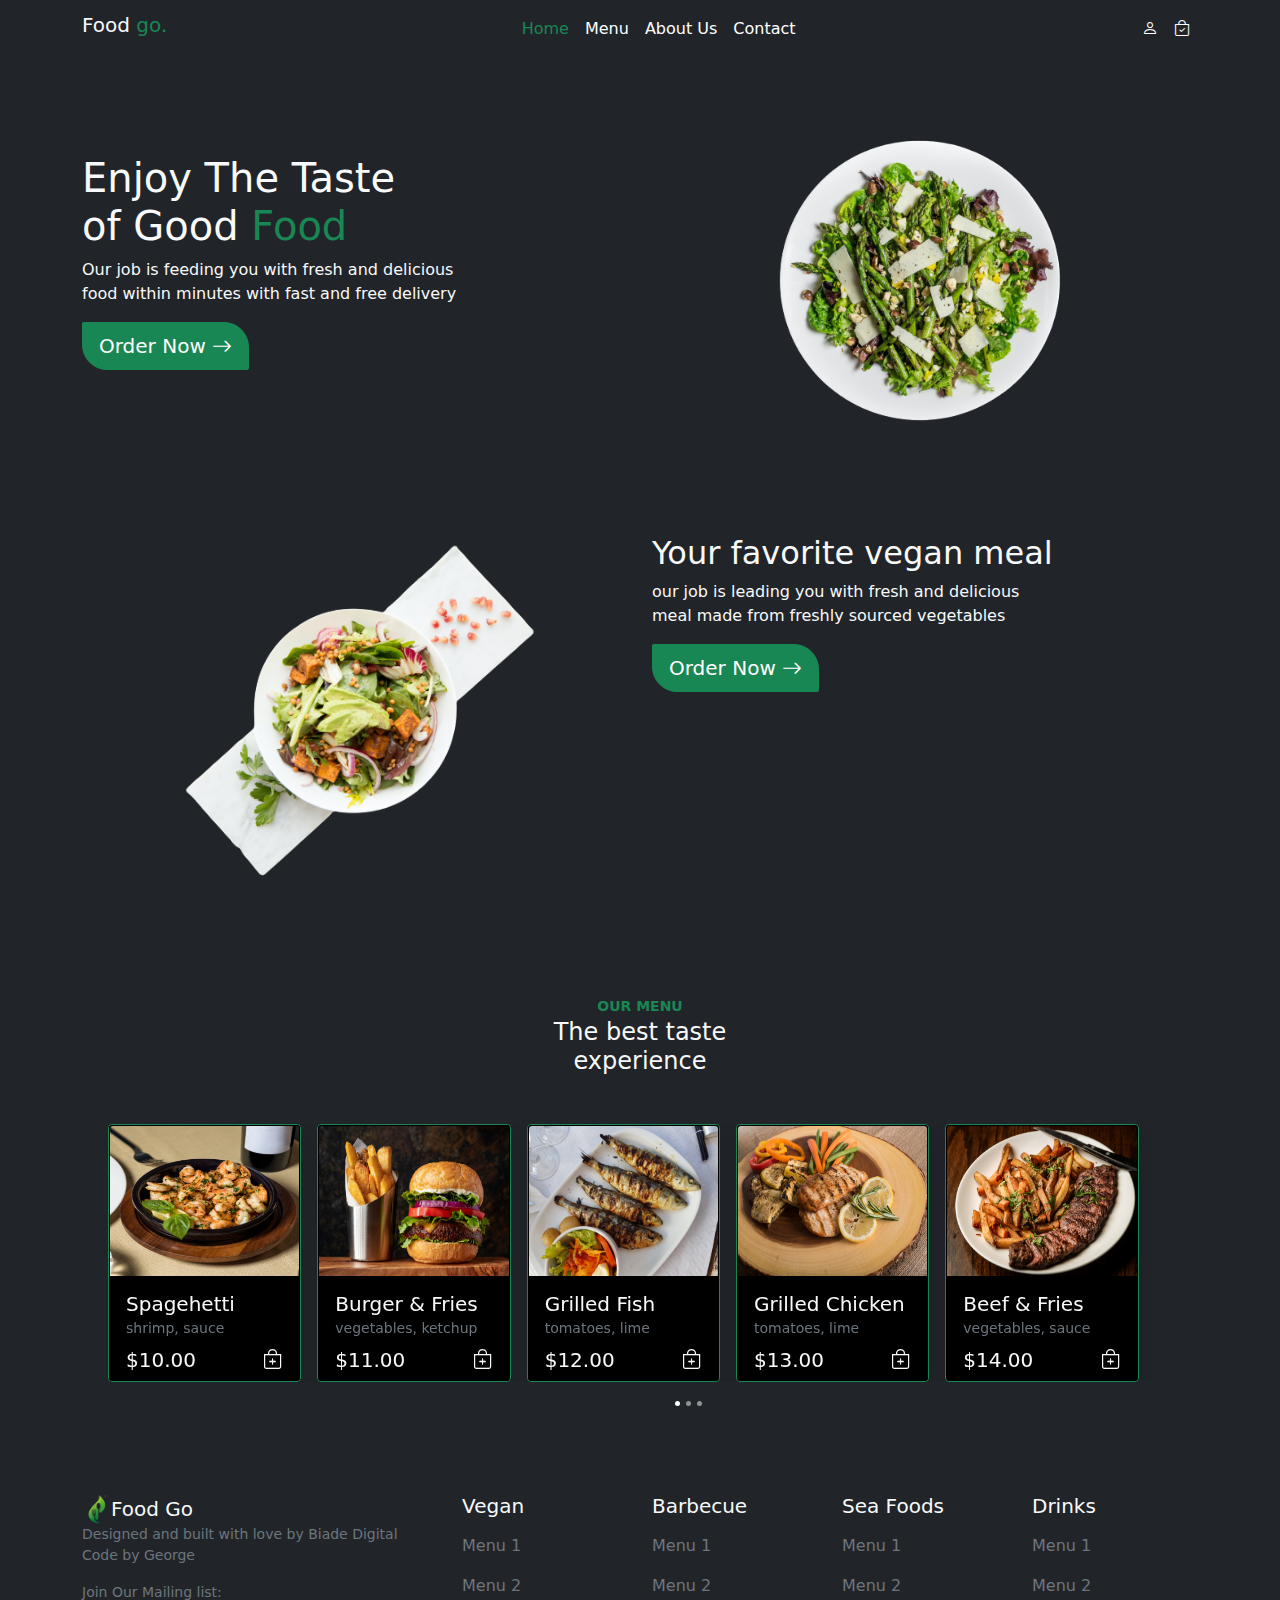
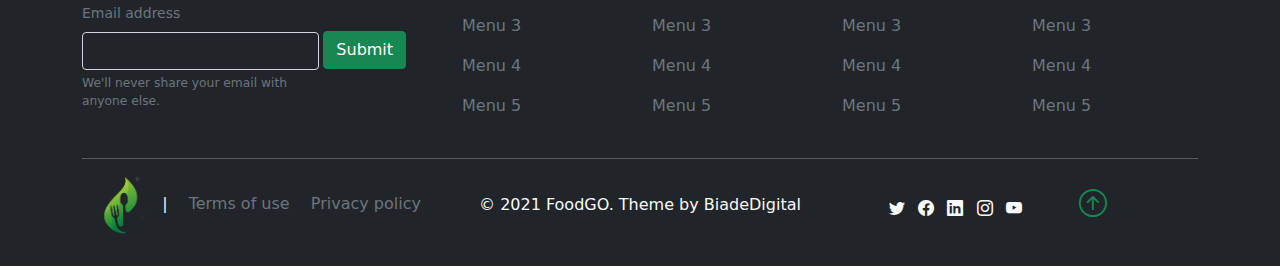
<file: index.html>
<!doctype html>
<html lang="en">
  <head>
    <!-- Required meta tags -->
    <meta charset="utf-8">
    <meta name="viewport" content="width=device-width, initial-scale=1">

    <!-- Favicon Icon -->
    <link rel="icon" type="image/png" href="assets/images/foodGO-icon.png">

    <!-- Bootstrap CDN CSS -->
    <link href="https://cdn.jsdelivr.net/npm/bootstrap@5.1.1/dist/css/bootstrap.min.css" rel="stylesheet" 
      integrity="sha384-F3w7mX95PdgyTmZZMECAngseQB83DfGTowi0iMjiWaeVhAn4FJkqJByhZMI3AhiU" crossorigin="anonymous"
    >

    <!-- Bootstrap CSS Offline -->
    <link rel="stylesheet" href="assets/css/vendors/bootstrap.min.css">

    <!-- Bootstrap Icon CDN -->
    <link rel="stylesheet" href="https://cdn.jsdelivr.net/npm/bootstrap-icons@1.5.0/font/bootstrap-icons.css">

    <!-- Custom Css -->
    <link rel="stylesheet" type="text/css" href="assets/css/main.css">

    <title>Food Go</title>
  </head>
  <body class="bg-dark text-light">
    
    <!-- Navbar -->
    <nav class="navbar navbar-expand-lg navbar-dark">
      <div class="container">
        <!-- Navbar Brand -->
        <a class="navbar-brand h1 text-light" href="#">
          Food
          <span class="text-success">
            go.
          </span>
        </a>
        <!-- Collapse Toggle -->
        <button class="navbar-toggler" type="button" data-bs-toggle="collapse" data-bs-target="#navbarNav" aria-controls="navbarNav" aria-expanded="false" aria-label="Toggle navigation">
          <span class="navbar-toggler-icon"></span>
        </button>

        <!-- Navbar menu -->
        <div class="navbar-collapse collapse"  id="navbarNav">
          <!-- Navbar List -->
          <ul class="navbar-nav flex-row flex-wrap pt-2 py-md-0 mx-lg-auto">
            <!-- Home Navbar -->
            <li class="nav-item col-6 col-lg-auto">
              <a class="nav-link active" aria-current="page" href="#">
                Home
              </a>
            </li>
            <!-- Menu Navbar -->
            <li class="nav-item col-6 col-lg-auto">
              <a class="nav-link" href="menu.html">
                Menu
              </a>
            </li>
            <!-- About Us Navbar -->
            <li class="nav-item col-6 col-lg-auto">
              <a class="nav-link" href="about.html">
                About Us
              </a>
            </li>
            <!-- Contact Navbar -->
            <li class="nav-item col-6 col-lg-auto">
              <a class="nav-link" href="contact.html">
                Contact
              </a>
            </li>
          </ul>

          <!-- Line Breaker For md screen -->
          <hr class="text-white-50 d-md-block my-2">

          <!-- icon Navbar-->
          <ul class="navbar-nav flex-row flex-wrap pt-2 py-md-0">
            <!-- My Account -->
            <li class="nav-item col-6 col-lg-auto">
              <a href="#" class="nav-link">
                <i class="bi bi-person"></i>
                <small class="d-lg-none">
                  MyAccount
                </small>
              </a>
            </li>

            <!-- My cart -->
            <li class="nav-item col-6 col-lg-auto">
              <a href="#" class="nav-link">
                <i class="bi bi-bag-check"></i>
                <small class="d-lg-none">
                  Cart
                </small>
              </a>
            </li>
          </ul>
        </div>
      </div>
    </nav>

    <!-- Hero Section -->
    <section class="container py-5 hero">
      <div class="row">
        <div class="col-12 col-lg-6 d-lg-none d-md-flex d-sm-flex">
          <img src="assets/images/Foodbg-removebg-preview.png" class="img-fluid" alt="Food-banner">
        </div>

        <div class="col-12 col-lg-6 mt-5 ">
          <h1>
            Enjoy The Taste
            <br>of Good <span class="text-success">Food</span>
          </h1>
          <p>
            Our job is feeding you with fresh and delicious <br>
            food within minutes with fast and free delivery 
          </p>
          <button class="btn btn-success btn-lg">
            Order Now <i class="bi bi-arrow-right"></i>
          </button>
          
        </div>

        <div class="col-12 col-lg-6  d-lg-flex d-none">
          <img src="assets/images/Foodbg-removebg-preview.png" alt="Food-banner" class="img-fluid pe-5">
        </div>
      </div>
    </section>
    

    <!-- Favourite Section -->
    <section class="container py-5">
      <div class="row">
        <div class="col-12 col-lg-6">
          <img src="assets/images/Foodbg2-removebg-preview.png" class="img-fluid" alt="Favourite-Meal">
        </div>
        <div class="col-12 col-lg-6">
          <h2>
            Your favorite vegan meal
          </h2>
          <p>
            our job is leading you with fresh and delicious<br>meal made from freshly sourced vegetables 
          </p>
          <button class="btn btn-success btn-lg">
            Order Now <i class="bi bi-arrow-right"></i>
          </button>
        </div>
      </div>
    </section>


    <!-- The Best Taste -->
    <section class="my-5 container-fluid">
      <div class="text-center fw-bold">
        <small class="text-success">
          OUR MENU
        </small>
        <h4>
          The best taste<br> experience
        </h4>
      </div>
      <!-- Slider -->
      <div class="home-slider my-5 ms-lg-5 ps-lg-5">
          
        <div id="product-slider" class="carousel slide carousel-multi-item" data-ride="carousel">
          <!-- Carousel Indicators -->
          <div class="carousel-indicators">
            <button type="button" data-bs-target="#product-slider" data-bs-slide-to="0" class="active" aria-current="true" aria-label="Slide 1"></button>
            <button type="button" data-bs-target="#product-slider" data-bs-slide-to="1" aria-label="Slide 2"></button>
            <button type="button" data-bs-target="#product-slider" data-bs-slide-to="2" aria-label="Slide 3"></button>
          </div>

          <!--Slides-->
          <div class="carousel-inner" role="listbox">
        
            <!--First slide-->
            <div class="carousel-item active">
              <!-- Card One -->
              <div class="bg-black col-lg-2 col-md-3 col-6 me-md-3 me-2 pe-0 ps-0 border border-success rounded shadow float-start">
                <div class="card bg-black">
                  <img src="assets/images/farhad-ibrahimzade-JocD18QpAkY-unsplash.jpg" class="card-img-top w-100 h-50 img-fluid" alt="Card-Image">
                  <div class="card-body pb-0 mb-0">
                    <h5 class="card-title mb-0">
                      Spagehetti 
                    </h5>
                    <small class="card-text text-muted pt-0 mt-0">
                      shrimp, sauce
                    </small>
                    <div class="d-flex mt-2 mb-0 pb-0">
                      <h5 class="card-text">
                        $10.00
                      </h5>
                      <i class="bi bi-bag-plus ms-auto h5"></i>
                    </div>
                  </div>
                </div>
              </div>

              <!-- Card Two -->
              <div class="bg-black col-lg-2 col-md-3 col-6 me-md-3  pe-0 ps-0 border border-success rounded shadow float-start">
                <div class="card bg-black">
                  <img src="assets/images/mike-PxJ9zkM2wdA-unsplash.jpg" class="card-img-top w-100 h-50 img-fluid" alt="Card-Image">
                  <div class="card-body pb-0 mb-0">
                    <h5 class="card-title mb-0">
                      Burger & Fries
                    </h5>
                    <small class="card-text text-muted pt-0 mt-0">
                      vegetables, ketchup
                    </small>
                    <div class="d-flex mt-2 mb-0 pb-0">
                      <h5 class="card-text">$11.00</h5>
                      <i class="bi bi-bag-plus ms-auto h5"></i>
                    </div>
                  </div>
                </div>
              </div>

              <!-- Card Three -->
              <div class="bg-black col-lg-2 col-md-3 col-6 my-2 my-lg-0 me-2 me-md-3 pe-0 ps-0 border border-success rounded shadow float-start">
                <div class="card bg-black">
                  <img src="assets/images/alex-teixeira-N8-bMqUMS8g-unsplash.jpg" class="card-img-top w-100 h-50 img-fluid" alt="Card-Image">
                  <div class="card-body pb-0 mb-0">
                    <h5 class="card-title mb-0">
                      Grilled Fish
                    </h5>
                    <small class="card-text text-muted pt-0 mt-0">
                      tomatoes, lime
                    </small>
                    <div class="d-flex mt-2 mb-0 pb-0">
                      <h5 class="card-text">$12.00</h5>
                      <i class="bi bi-bag-plus ms-auto h5"></i>
                    </div>
                  </div>
                </div>
              </div>

              <!-- Card Four -->
              <div class="bg-black col-lg-2 col-md-3 col-6 my-2 my-lg-0 me-md-3 pe-0 ps-0 border border-success rounded shadow float-start">
                <div class="card bg-black">
                  <img src="assets/images/mark-deyoung-mjcJ0FFgdWI-unsplash.jpg" class="card-img-top w-100 h-50 img-fluid" alt="Card-Image">
                  <div class="card-body pb-0 mb-0">
                    <h5 class="card-title mb-0">
                      Grilled Chicken
                    </h5>
                    <small class="card-text text-muted pt-0 mt-0">
                      tomatoes, lime
                    </small>
                    <div class="d-flex mt-2 mb-0 pb-0">
                      <h5 class="card-text">$13.00</h5>
                      <i class="bi bi-bag-plus ms-auto h5"></i>
                    </div>
                  </div>
                </div>
              </div>

              <!-- Card Five -->
              <div class="bg-black col-lg-2 col-md-3 col-6 me-0 me-md-3 me-2 pe-0 ps-0 border border-success rounded shadow float-start">
                <div class="card bg-black">
                  <img src="assets/images/tim-toomey-pe9dvM1rQkM-unsplash.jpg" class="card-img-top w-100 h-50 img-fluid" alt="Card-Image">
                  <div class="card-body pb-0 mb-0">
                    <h5 class="card-title mb-0">
                      Beef & Fries
                    </h5>
                    <small class="card-text text-muted pt-0 mt-0">
                      vegetables, sauce
                    </small>
                    <div class="d-flex mt-2 mb-0 pb-0">
                      <h5 class="card-text">$14.00</h5>
                      <i class="bi bi-bag-plus ms-auto h5"></i>
                    </div>
                  </div>
                </div>
              </div> 
              
              <!-- Card Six -->
              <div class="d-lg-none bg-black col-lg-2 col-md-3 col-6 me-0 me-md-3 pe-0 ps-0 border border-success rounded shadow float-start">
                <div class="card bg-black">
                  <img src="assets/images/tim-toomey-pe9dvM1rQkM-unsplash.jpg" class="card-img-top w-100 h-50 img-fluid" alt="Card-Image">
                  <div class="card-body pb-0 mb-0">
                    <h5 class="card-title mb-0">
                      Beef Steak
                    </h5>
                    <small class="card-text text-muted pt-0 mt-0">
                      vegetables, sauce
                    </small>
                    <div class="d-flex mt-2 mb-0 pb-0">
                      <h5 class="card-text">$14.00</h5>
                      <i class="bi bi-bag-plus ms-auto h5"></i>
                    </div>
                  </div>
                </div>
              </div>

            </div>
            <!--/.First slide-->
        
            <!--Second slide-->
            <div class="carousel-item">
        
              <!-- Card One -->
              <div class="bg-black col-lg-2 col-md-3 col-6 me-md-3 me-2 pe-0 ps-0 border border-success rounded shadow float-start">
                <div class="card bg-black">
                  <img src="assets/images/farhad-ibrahimzade-JocD18QpAkY-unsplash.jpg" class="card-img-top w-100 h-50 img-fluid" alt="Card-Image">
                  <div class="card-body pb-0 mb-0">
                    <h5 class="card-title mb-0">
                      Spagehetti 
                    </h5>
                    <small class="card-text text-muted pt-0 mt-0">
                      shrimp, sauce
                    </small>
                    <div class="d-flex mt-2 mb-0 pb-0">
                      <h5 class="card-text">
                        $10.00
                      </h5>
                      <i class="bi bi-bag-plus ms-auto h5"></i>
                    </div>
                  </div>
                </div>
              </div>

              <!-- Card Two -->
              <div class="bg-black col-lg-2 col-md-3 col-6 me-md-3  pe-0 ps-0 border border-success rounded shadow float-start">
                <div class="card bg-black">
                  <img src="assets/images/mike-PxJ9zkM2wdA-unsplash.jpg" class="card-img-top w-100 h-50 img-fluid" alt="Card-Image">
                  <div class="card-body pb-0 mb-0">
                    <h5 class="card-title mb-0">
                      Burger & Fries
                    </h5>
                    <small class="card-text text-muted pt-0 mt-0">
                      vegetables, ketchup
                    </small>
                    <div class="d-flex mt-2 mb-0 pb-0">
                      <h5 class="card-text">$11.00</h5>
                      <i class="bi bi-bag-plus ms-auto h5"></i>
                    </div>
                  </div>
                </div>
              </div>

              <!-- Card Three -->
              <div class="bg-black col-lg-2 col-md-3 col-6 my-2 my-lg-0 me-2 me-md-3 pe-0 ps-0 border border-success rounded shadow float-start">
                <div class="card bg-black">
                  <img src="assets/images/alex-teixeira-N8-bMqUMS8g-unsplash.jpg" class="card-img-top w-100 h-50 img-fluid" alt="Card-Image">
                  <div class="card-body pb-0 mb-0">
                    <h5 class="card-title mb-0">
                      Grilled Fish
                    </h5>
                    <small class="card-text text-muted pt-0 mt-0">
                      tomatoes, lime
                    </small>
                    <div class="d-flex mt-2 mb-0 pb-0">
                      <h5 class="card-text">$12.00</h5>
                      <i class="bi bi-bag-plus ms-auto h5"></i>
                    </div>
                  </div>
                </div>
              </div>

              <!-- Card Four -->
              <div class="bg-black col-lg-2 col-md-3 col-6 my-2 my-lg-0 me-md-3 pe-0 ps-0 border border-success rounded shadow float-start">
                <div class="card bg-black">
                  <img src="assets/images/mark-deyoung-mjcJ0FFgdWI-unsplash.jpg" class="card-img-top w-100 h-50 img-fluid" alt="Card-Image">
                  <div class="card-body pb-0 mb-0">
                    <h5 class="card-title mb-0">
                      Grilled Chicken
                    </h5>
                    <small class="card-text text-muted pt-0 mt-0">
                      tomatoes, lime
                    </small>
                    <div class="d-flex mt-2 mb-0 pb-0">
                      <h5 class="card-text">$13.00</h5>
                      <i class="bi bi-bag-plus ms-auto h5"></i>
                    </div>
                  </div>
                </div>
              </div>

              <!-- Card Five -->
              <div class="bg-black col-lg-2 col-md-3 col-6 me-0 me-md-3 me-2 pe-0 ps-0 border border-success rounded shadow float-start">
                <div class="card bg-black">
                  <img src="assets/images/tim-toomey-pe9dvM1rQkM-unsplash.jpg" class="card-img-top w-100 h-50 img-fluid" alt="Card-Image">
                  <div class="card-body pb-0 mb-0">
                    <h5 class="card-title mb-0">
                      Beef & Fries
                    </h5>
                    <small class="card-text text-muted pt-0 mt-0">
                      vegetables, sauce
                    </small>
                    <div class="d-flex mt-2 mb-0 pb-0">
                      <h5 class="card-text">$14.00</h5>
                      <i class="bi bi-bag-plus ms-auto h5"></i>
                    </div>
                  </div>
                </div>
              </div> 
              
              <!-- Card Six -->
              <div class="d-lg-none bg-black col-lg-2 col-md-3 col-6 me-0 me-md-3 pe-0 ps-0 border border-success rounded shadow float-start">
                <div class="card bg-black">
                  <img src="assets/images/tim-toomey-pe9dvM1rQkM-unsplash.jpg" class="card-img-top w-100 h-50 img-fluid" alt="Card-Image">
                  <div class="card-body pb-0 mb-0">
                    <h5 class="card-title mb-0">
                      Beef Steak
                    </h5>
                    <small class="card-text text-muted pt-0 mt-0">
                      vegetables, sauce
                    </small>
                    <div class="d-flex mt-2 mb-0 pb-0">
                      <h5 class="card-text">$14.00</h5>
                      <i class="bi bi-bag-plus ms-auto h5"></i>
                    </div>
                  </div>
                </div>
              </div>
              
        
            </div>
            <!--/.Second slide-->

            <!--Third slide-->
            <div class="carousel-item">
        
              <!-- Card One -->
              <div class="bg-black col-lg-2 col-md-3 col-6 me-md-3 me-2 pe-0 ps-0 border border-success rounded shadow float-start">
                <div class="card bg-black">
                  <img src="assets/images/farhad-ibrahimzade-JocD18QpAkY-unsplash.jpg" class="card-img-top w-100 h-50 img-fluid" alt="Card-Image">
                  <div class="card-body pb-0 mb-0">
                    <h5 class="card-title mb-0">
                      Spagehetti 
                    </h5>
                    <small class="card-text text-muted pt-0 mt-0">
                      shrimp, sauce
                    </small>
                    <div class="d-flex mt-2 mb-0 pb-0">
                      <h5 class="card-text">
                        $10.00
                      </h5>
                      <i class="bi bi-bag-plus ms-auto h5"></i>
                    </div>
                  </div>
                </div>
              </div>

              <!-- Card Two -->
              <div class="bg-black col-lg-2 col-md-3 col-6 me-md-3  pe-0 ps-0 border border-success rounded shadow float-start">
                <div class="card bg-black">
                  <img src="assets/images/mike-PxJ9zkM2wdA-unsplash.jpg" class="card-img-top w-100 h-50 img-fluid" alt="Card-Image">
                  <div class="card-body pb-0 mb-0">
                    <h5 class="card-title mb-0">
                      Burger & Fries
                    </h5>
                    <small class="card-text text-muted pt-0 mt-0">
                      vegetables, ketchup
                    </small>
                    <div class="d-flex mt-2 mb-0 pb-0">
                      <h5 class="card-text">$11.00</h5>
                      <i class="bi bi-bag-plus ms-auto h5"></i>
                    </div>
                  </div>
                </div>
              </div>

              <!-- Card Three -->
              <div class="bg-black col-lg-2 col-md-3 col-6 my-2 my-lg-0 me-2 me-md-3 pe-0 ps-0 border border-success rounded shadow float-start">
                <div class="card bg-black">
                  <img src="assets/images/alex-teixeira-N8-bMqUMS8g-unsplash.jpg" class="card-img-top w-100 h-50 img-fluid" alt="Card-Image">
                  <div class="card-body pb-0 mb-0">
                    <h5 class="card-title mb-0">
                      Grilled Fish
                    </h5>
                    <small class="card-text text-muted pt-0 mt-0">
                      tomatoes, lime
                    </small>
                    <div class="d-flex mt-2 mb-0 pb-0">
                      <h5 class="card-text">$12.00</h5>
                      <i class="bi bi-bag-plus ms-auto h5"></i>
                    </div>
                  </div>
                </div>
              </div>

              <!-- Card Four -->
              <div class="bg-black col-lg-2 col-md-3 col-6 my-2 my-lg-0 me-md-3 pe-0 ps-0 border border-success rounded shadow float-start">
                <div class="card bg-black">
                  <img src="assets/images/mark-deyoung-mjcJ0FFgdWI-unsplash.jpg" class="card-img-top w-100 h-50 img-fluid" alt="Card-Image">
                  <div class="card-body pb-0 mb-0">
                    <h5 class="card-title mb-0">
                      Grilled Chicken
                    </h5>
                    <small class="card-text text-muted pt-0 mt-0">
                      tomatoes, lime
                    </small>
                    <div class="d-flex mt-2 mb-0 pb-0">
                      <h5 class="card-text">$13.00</h5>
                      <i class="bi bi-bag-plus ms-auto h5"></i>
                    </div>
                  </div>
                </div>
              </div>

              <!-- Card Five -->
              <div class="bg-black col-lg-2 col-md-3 col-6 me-0 me-md-3 me-2 pe-0 ps-0 border border-success rounded shadow float-start">
                <div class="card bg-black">
                  <img src="assets/images/tim-toomey-pe9dvM1rQkM-unsplash.jpg" class="card-img-top w-100 h-50 img-fluid" alt="Card-Image">
                  <div class="card-body pb-0 mb-0">
                    <h5 class="card-title mb-0">
                      Beef & Fries
                    </h5>
                    <small class="card-text text-muted pt-0 mt-0">
                      vegetables, sauce
                    </small>
                    <div class="d-flex mt-2 mb-0 pb-0">
                      <h5 class="card-text">$14.00</h5>
                      <i class="bi bi-bag-plus ms-auto h5"></i>
                    </div>
                  </div>
                </div>
              </div> 
              
              <!-- Card Six -->
              <div class="d-lg-none bg-black col-lg-2 col-md-3 col-6 me-0 me-md-3 pe-0 ps-0 border border-success rounded shadow float-start">
                <div class="card bg-black">
                  <img src="assets/images/tim-toomey-pe9dvM1rQkM-unsplash.jpg" class="card-img-top w-100 h-50 img-fluid" alt="Card-Image">
                  <div class="card-body pb-0 mb-0">
                    <h5 class="card-title mb-0">
                      Beef Steak
                    </h5>
                    <small class="card-text text-muted pt-0 mt-0">
                      vegetables, sauce
                    </small>
                    <div class="d-flex mt-2 mb-0 pb-0">
                      <h5 class="card-text">$14.00</h5>
                      <i class="bi bi-bag-plus ms-auto h5"></i>
                    </div>
                  </div>
                </div>
              </div>
              
        
            </div>
            <!--/.Second slide-->
  
          </div>
        </div>
        <!--/.Carousel Wrapper-->
      </div>
    </section>

    <!--Footer-->
    <section class="pt-5">
      <footer class="footer">
        <div class="container mt-3">
          <div class="row">
            <!-- Footer Brand -->
            <div class="col-12 col-lg-4">
              <!-- Footer Brand icon plus name-->
              <div class="d-flex">
                  <img src="assets/images/foodGO-icon.png"
                    alt="Footer-Logo" class="footer-icon img-fluid">
                  <span class="fs-5">
                    Food Go
                  </span>
              </div>

              <!-- Footer List Brand Details -->
              <ul class="text-muted small list-unstyled">
                  <!-- Brand About -->
                  <li class="mb-3">
                    Designed and built with love by <a href="https://biadedigital.com/" target="_blank" class="text-decoration-none text-muted">Biade Digital</a>
                    <br>Code by George</br> 
                  </li><!-- /Brand About -->
                  
                  <!-- Mailing List Section -->
                  <li class="mb-2">
                    <span>
                      Join Our Mailing list:
                    </span>
                    <!-- Form -->
                    <div class="d-flex">
                      <!-- Form Input -->
                      <div class="col-8">
                        <label for="exampleInputEmail1" class="form-label">Email address</label>
                        <input type="email" class="form-control" id="exampleInputEmail1" aria-describedby="emailHelp">
                        <div id="emailHelp" class="form-text">We'll never share your email with anyone else.</div>
                      </div>
                      <!-- Form Submit Button -->
                      <div class="col-2 ms-1 pt-1 mt-4">
                        <button type="submit" class="btn btn-success">
                          Submit
                        </button>
                      </div>
                    </div>  
                  </li><!-- /Mailing List Section -->
              </ul>
            </div>

            <!-- Footer List One -->
            <div class="col-6 col-lg-2 mb-3">
                <h5>
                  Vegan
                </h5>
                <ul class="text-decoration-none navbar-nav">
                  <li class="nav-item">
                    <a href="#" class="nav-link text-muted">Menu 1</a>
                  </li>
                  <li class="nav-item">
                    <a href="#" class="nav-link text-muted">Menu 2</a>
                  </li>
                  <li class="nav-item">
                    <a href="#" class="nav-link text-muted">Menu 3</a>
                  </li>
                  <li class="nav-item">
                    <a href="#" class="nav-link text-muted">Menu 4</a>
                  </li>
                  <li class="nav-item">
                    <a href="#" class="nav-link text-muted">Menu 5</a>
                  </li>
                </ul>
            </div><!-- /Footer List One -->

            <!-- Footer List Two -->
            <div class="col-6 col-lg-2 mb-3">
                <h5>
                  Barbecue
                </h5>
                <ul class="text-decoration-none navbar-nav">
                  <li class="nav-item">
                    <a href="#" class="nav-link text-muted">Menu 1</a>
                  </li>
                  <li class="nav-item">
                    <a href="#" class="nav-link text-muted">Menu 2</a>
                  </li>
                  <li class="nav-item">
                    <a href="#" class="nav-link text-muted">Menu 3</a>
                  </li>
                  <li class="nav-item">
                    <a href="#" class="nav-link text-muted">Menu 4</a>
                  </li>
                  <li class="nav-item">
                    <a href="#" class="nav-link text-muted">Menu 5</a>
                  </li>
                </ul>
            </div><!-- /Footer List Two -->

            <!-- Footer List Three -->
            <div class="col-6 col-lg-2 mb-3">
                <h5>
                  Sea Foods
                </h5>
                <ul class="text-decoration-none navbar-nav">
                  <li class="nav-item">
                    <a href="#" class="nav-link text-muted">Menu 1</a>
                  </li>
                  <li class="nav-item">
                    <a href="#" class="nav-link text-muted">Menu 2</a>
                  </li>
                  <li class="nav-item">
                    <a href="#" class="nav-link text-muted">Menu 3</a>
                  </li>
                  <li class="nav-item">
                    <a href="#" class="nav-link text-muted">Menu 4</a>
                  </li>
                  <li class="nav-item">
                    <a href="#" class="nav-link text-muted">Menu 5</a>
                  </li>
                </ul>
            </div><!-- /Footer List Three -->

            <!-- Footer List Four -->
            <div class="col-6 col-lg-2 mb-3">
                <h5>
                  Drinks
                </h5>
                <ul class="text-decoration-none navbar-nav">
                  <li class="nav-item">
                    <a href="#" class="nav-link text-muted">Menu 1</a>
                  </li>
                  <li class="nav-item">
                    <a href="#" class="nav-link text-muted">Menu 2</a>
                  </li>
                  <li class="nav-item">
                    <a href="#" class="nav-link text-muted">Menu 3</a>
                  </li>
                  <li class="nav-item">
                    <a href="#" class="nav-link text-muted">Menu 4</a>
                  </li>
                  <li class="nav-item">
                    <a href="#" class="nav-link text-muted">Menu 5</a>
                  </li>
                </ul>
            </div><!-- /Footer List Four -->
          </div>

          <!-- Line Breaker -->
          <hr class="text-dark-50">

          <!-- Bottom Footer -->
          <div class="row text-center">
            <!-- Footer Icon & Tc's -->
            <div class="col-12 col-md-6 col-lg-4 mb-3 ">
              <img src="assets/images/foodGO-icon.png"
               alt="Footer-Logo" class="bottom-footer-icon img-fluid">
              <span class="px-2">|</span>
              <a href="#" class="text-decoration-none text-muted px-2">Terms of use</a>
              <a href="#" class="text-decoration-none text-muted px-2">Privacy policy</a>
            </div>

            <!-- Copyright  -->
            <div class="col-12 col-md-6 col-lg-4 mb-3 align-self-center">
              <span>© 2021 FoodGO. <a href="https://www.biadedigital.com/" target="_blank" class="text-decoration-none text-light">Theme by BiadeDigital</a></span>
            </div><!-- Copyright  -->

            <!-- Social Icon -->
            <div class="col-12  col-lg-4 mb-3 align-self-center">
                
              <!-- Twitter Icon -->
              <a href="#" class="link-dark text-decoration-none">
                <i class="bi bi-twitter text-light mx-1"></i>
              </a>
                
              <!-- Facebook Icon -->
              <a href="#" class="link-dark text-decoration-none">
                <i class="bi bi-facebook text-light mx-1"></i>
              </a>
                
              <!-- Likendin Icon -->
              <a href="#" class="link-dark text-decoration-none">
                <i class="bi bi-linkedin text-light mx-1"></i>
              </a>
                
              <!-- Instagram Icon -->
              <a href="#" class="link-dark text-decoration-none">
                <i class="bi bi-instagram text-light mx-1"></i>
              </a>
                
              <!-- Youtube Icon -->
              <a href="#" class="link-dark text-decoration-none">
                <i class="bi bi-youtube text-light mx-1"></i>
              </a>
                 
              <!-- Scroll Up -->
              <a href="#" class="bottom-0 end-0 p-5">
                <i class="bi bi-arrow-up-circle text-success h3"></i>
              </a>
            </div><!-- Social Icon -->

          </div><!-- /Bottom Footer -->
        </div>
      </footer>
    </section>
   

    <!-- Bootstrap CDN JS -->

    <script src="https://cdn.jsdelivr.net/npm/@popperjs/core@2.9.3/dist/umd/popper.min.js" integrity="sha384-W8fXfP3gkOKtndU4JGtKDvXbO53Wy8SZCQHczT5FMiiqmQfUpWbYdTil/SxwZgAN" crossorigin="anonymous"></script>
    <script src="https://cdn.jsdelivr.net/npm/bootstrap@5.1.1/dist/js/bootstrap.min.js" integrity="sha384-skAcpIdS7UcVUC05LJ9Dxay8AXcDYfBJqt1CJ85S/CFujBsIzCIv+l9liuYLaMQ/" crossorigin="anonymous"></script>
  
    <!-- Bootstrap JS Offline -->
    <!-- <script src="assets/js/vendors/bootstrap.min.js"></script> -->

    <!-- 
      Note You can't use two Bootsrap JS Kindly comment one out or delete 
      If your pc is not connected to internet kinly use the last Script 
      Failure to do that the navbar won't close after opening on md devices below
    -->

  </body>
</html>
</file>
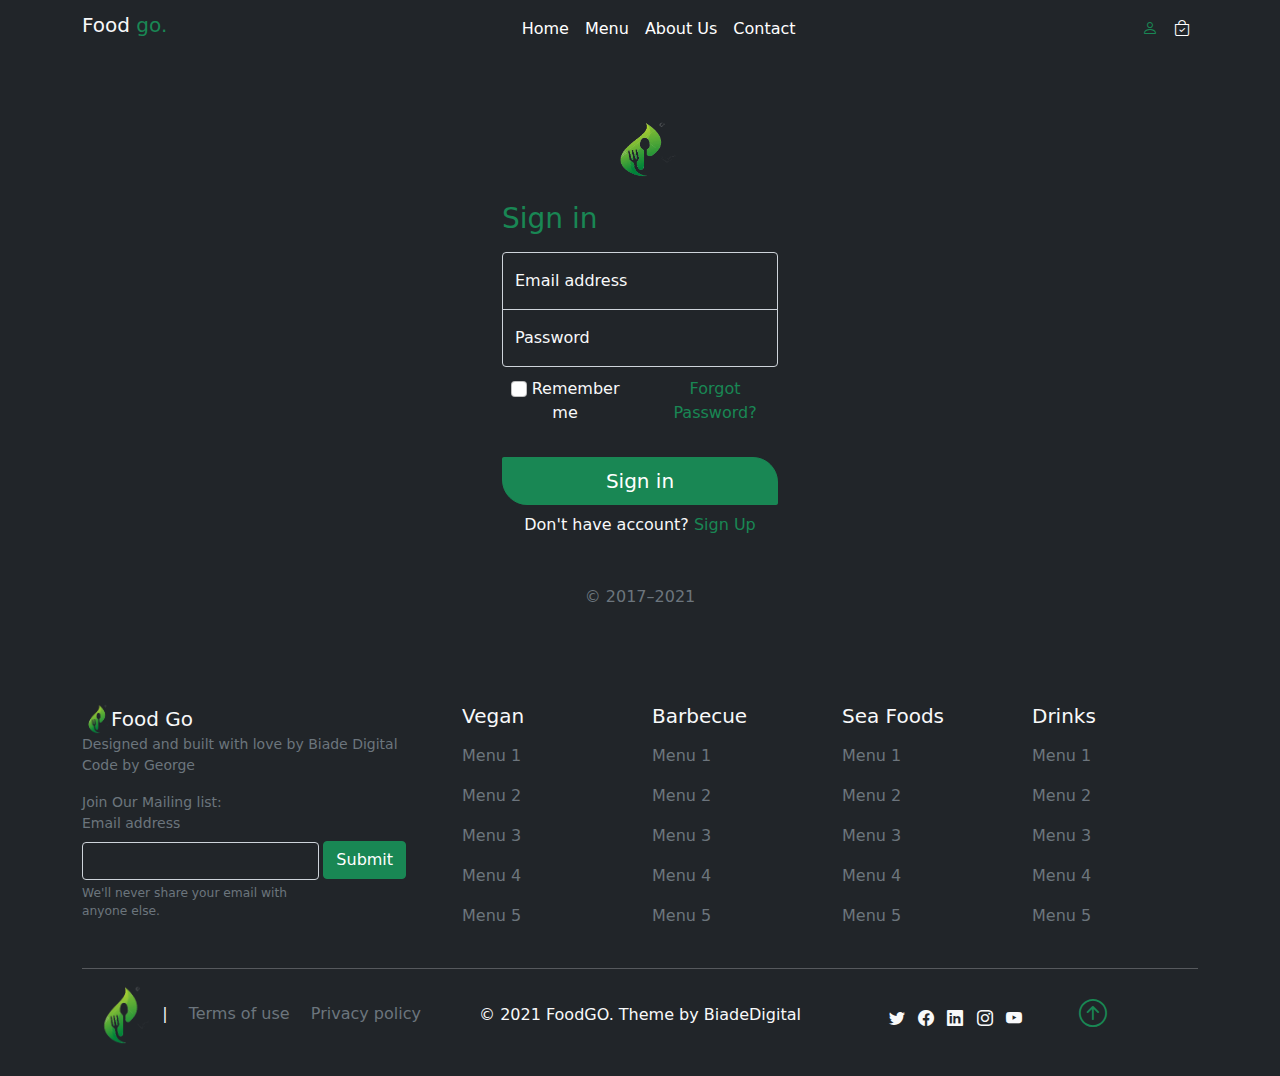
<file: account.html>
<!doctype html>
<html lang="en">
  <head>
    <!-- Required meta tags -->
    <meta charset="utf-8">
    <meta name="viewport" content="width=device-width, initial-scale=1">

    <!-- Favicon Icon -->
    <link rel="icon" type="image/png" href="assets/images/foodGO-icon.png">

    <!-- Bootstrap CDN CSS -->
    <link href="https://cdn.jsdelivr.net/npm/bootstrap@5.1.1/dist/css/bootstrap.min.css" rel="stylesheet" 
      integrity="sha384-F3w7mX95PdgyTmZZMECAngseQB83DfGTowi0iMjiWaeVhAn4FJkqJByhZMI3AhiU" crossorigin="anonymous"
    >

    <!-- Bootstrap CSS Offline -->
    <link rel="stylesheet" href="assets/css/vendors/bootstrap.min.css">

    <!-- Bootstrap Icon CDN -->
    <link rel="stylesheet" href="https://cdn.jsdelivr.net/npm/bootstrap-icons@1.5.0/font/bootstrap-icons.css">

    <!-- Custom Css -->
    <link rel="stylesheet" type="text/css" href="assets/css/main.css">

    <title>Food Go</title>
  </head>
  <body class="bg-dark text-light">
    
    <!-- Navbar -->
    <nav class="navbar navbar-expand-lg navbar-dark">
        <div class="container">
          <!-- Navbar Brand -->
          <a class="navbar-brand h1 text-light" href="index.html">
            Food
            <span class="text-success">
              go.
            </span>
          </a>
          <!-- Collapse Toggle -->
          <button class="navbar-toggler" type="button" data-bs-toggle="collapse" data-bs-target="#navbarNav" aria-controls="navbarNav" aria-expanded="false" aria-label="Toggle navigation">
            <span class="navbar-toggler-icon"></span>
          </button>
  
          <!-- Navbar menu -->
          <div class="navbar-collapse collapse"  id="navbarNav">
            <!-- Navbar List -->
            <ul class="navbar-nav flex-row flex-wrap pt-2 py-md-0 mx-lg-auto">
              <!-- Home Navbar -->
              <li class="nav-item col-6 col-lg-auto">
                <a class="nav-link"  href="index.html">
                  Home
                </a>
              </li>
              <!-- Menu Navbar -->
              <li class="nav-item col-6 col-lg-auto">
                <a class="nav-link" href="menu.html">
                  Menu
                </a>
              </li>
              <!-- About Us Navbar -->
              <li class="nav-item col-6 col-lg-auto">
                <a class="nav-link" href="about.html">
                  About Us
                </a>
              </li>
              <!-- Contact Navbar -->
              <li class="nav-item col-6 col-lg-auto">
                <a class="nav-link" href="contact.html">
                  Contact
                </a>
              </li>
            </ul>
  
            <!-- Line Breaker For md screen -->
            <hr class="text-white-50 d-md-block my-2">
  
            <!-- icon Navbar-->
            <ul class="navbar-nav flex-row flex-wrap pt-2 py-md-0">
              <!-- My Account -->
              <li class="nav-item col-6 col-lg-auto">
                <a href="#" aria-current="page" class="nav-link active">
                  <i class="bi bi-person"></i>
                  <small class="d-lg-none">
                    MyAccount
                  </small>
                </a>
              </li>
  
              <!-- My cart -->
              <li class="nav-item col-6 col-lg-auto">
                <a href="cart.html" class="nav-link">
                  <i class="bi bi-bag-check"></i>
                  <small class="d-lg-none">
                    Cart
                  </small>
                </a>
              </li>
            </ul>
          </div>
        </div>
    </nav>
    

    <main class="form-signin mt-5">
      <form class="text-center container">
        <img class="mb-4" src="assets/images/foodGO-icon.png" alt="" width="72" height="57">
        <h1 class="h3 mb-3 fw-normal text-success text-start">
          Sign in
        </h1>
    
        <div class="form-floating">
          <input type="email" class="form-control" id="floatingInput" placeholder="name@example.com">
          <label for="floatingInput">Email address</label>
        </div>
        <div class="form-floating">
          <input type="password" class="form-control" id="floatingPassword" placeholder="Password">
          <label for="floatingPassword">Password</label>
        </div>
    
        <div class=" d-flex checkbox mb-3">
          <label>
            <input type="checkbox" class="form-check-input" value="remember-me"> Remember me
          </label>
          <p class="ms-4">
            <a href="#" class="text-success text-decoration-none">
              Forgot Password?
            </a>
          </p>
        </div>
        <button class="w-100 btn btn-lg btn-success" type="submit">
          Sign in
        </button>
        <div class="mt-2">
          <p>
            Don't have account?
            <a href="register.html" class="text-success text-decoration-none">
              Sign Up
            </a>
          </p>
        </div>
        <p class="mt-5 mb-3 text-muted">
          &copy; 2017–2021
        </p>
      </form>

      
    </main>
    





    <!--Footer-->
    <section class="pt-5">
      <footer class="footer">
        <div class="container mt-3">
          <div class="row">
            <!-- Footer Brand -->
            <div class="col-12 col-lg-4">
              <!-- Footer Brand icon plus name-->
              <div class="d-flex">
                  <img src="assets/images/foodGO-icon.png"
                    alt="Footer-Logo" class="footer-icon img-fluid">
                  <span class="fs-5">
                    Food Go
                  </span>
              </div>

              <!-- Footer List Brand Details -->
              <ul class="text-muted small list-unstyled">
                  <!-- Brand About -->
                  <li class="mb-3">
                    Designed and built with love by <a href="https://biadedigital.com/" target="_blank" class="text-decoration-none text-muted">Biade Digital</a>
                    <br>Code by George</br> 
                  </li><!-- /Brand About -->
                  
                  <!-- Mailing List Section -->
                  <li class="mb-2">
                    <span>
                      Join Our Mailing list:
                    </span>
                    <!-- Form -->
                    <div class="d-flex">
                      <!-- Form Input -->
                      <div class="col-8">
                        <label for="exampleInputEmail1" class="form-label">Email address</label>
                        <input type="email" class="form-control" id="exampleInputEmail1" aria-describedby="emailHelp">
                        <div id="emailHelp" class="form-text">We'll never share your email with anyone else.</div>
                        <div class="invalid-feedback">
                          Your email is required.
                        </div>
                      </div>
                      <!-- Form Submit Button -->
                      <div class="col-2 ms-1 pt-1 mt-4">
                        <button type="submit" class="btn btn-success">
                          Submit
                        </button>
                      </div>
                    </div>  
                  </li><!-- /Mailing List Section -->
              </ul>
            </div>

            <!-- Footer List One -->
            <div class="col-6 col-lg-2 mb-3">
                <h5>
                  Vegan
                </h5>
                <ul class="text-decoration-none navbar-nav">
                  <li class="nav-item">
                    <a href="#" class="nav-link text-muted">Menu 1</a>
                  </li>
                  <li class="nav-item">
                    <a href="#" class="nav-link text-muted">Menu 2</a>
                  </li>
                  <li class="nav-item">
                    <a href="#" class="nav-link text-muted">Menu 3</a>
                  </li>
                  <li class="nav-item">
                    <a href="#" class="nav-link text-muted">Menu 4</a>
                  </li>
                  <li class="nav-item">
                    <a href="#" class="nav-link text-muted">Menu 5</a>
                  </li>
                </ul>
            </div><!-- /Footer List One -->

            <!-- Footer List Two -->
            <div class="col-6 col-lg-2 mb-3">
                <h5>
                  Barbecue
                </h5>
                <ul class="text-decoration-none navbar-nav">
                  <li class="nav-item">
                    <a href="#" class="nav-link text-muted">Menu 1</a>
                  </li>
                  <li class="nav-item">
                    <a href="#" class="nav-link text-muted">Menu 2</a>
                  </li>
                  <li class="nav-item">
                    <a href="#" class="nav-link text-muted">Menu 3</a>
                  </li>
                  <li class="nav-item">
                    <a href="#" class="nav-link text-muted">Menu 4</a>
                  </li>
                  <li class="nav-item">
                    <a href="#" class="nav-link text-muted">Menu 5</a>
                  </li>
                </ul>
            </div><!-- /Footer List Two -->

            <!-- Footer List Three -->
            <div class="col-6 col-lg-2 mb-3">
                <h5>
                  Sea Foods
                </h5>
                <ul class="text-decoration-none navbar-nav">
                  <li class="nav-item">
                    <a href="#" class="nav-link text-muted">Menu 1</a>
                  </li>
                  <li class="nav-item">
                    <a href="#" class="nav-link text-muted">Menu 2</a>
                  </li>
                  <li class="nav-item">
                    <a href="#" class="nav-link text-muted">Menu 3</a>
                  </li>
                  <li class="nav-item">
                    <a href="#" class="nav-link text-muted">Menu 4</a>
                  </li>
                  <li class="nav-item">
                    <a href="#" class="nav-link text-muted">Menu 5</a>
                  </li>
                </ul>
            </div><!-- /Footer List Three -->

            <!-- Footer List Four -->
            <div class="col-6 col-lg-2 mb-3">
                <h5>
                  Drinks
                </h5>
                <ul class="text-decoration-none navbar-nav">
                  <li class="nav-item">
                    <a href="#" class="nav-link text-muted">Menu 1</a>
                  </li>
                  <li class="nav-item">
                    <a href="#" class="nav-link text-muted">Menu 2</a>
                  </li>
                  <li class="nav-item">
                    <a href="#" class="nav-link text-muted">Menu 3</a>
                  </li>
                  <li class="nav-item">
                    <a href="#" class="nav-link text-muted">Menu 4</a>
                  </li>
                  <li class="nav-item">
                    <a href="#" class="nav-link text-muted">Menu 5</a>
                  </li>
                </ul>
            </div><!-- /Footer List Four -->
          </div>

          <!-- Line Breaker -->
          <hr class="text-dark-50">

          <!-- Bottom Footer -->
          <div class="row text-center">
            <!-- Footer Icon & Tc's -->
            <div class="col-12 col-md-6 col-lg-4 mb-3 ">
              <img src="assets/images/foodGO-icon.png"
               alt="Footer-Logo" class="bottom-footer-icon img-fluid">
              <span class="px-2">|</span>
              <a href="#" class="text-decoration-none text-muted px-2">Terms of use</a>
              <a href="#" class="text-decoration-none text-muted px-2">Privacy policy</a>
            </div>

            <!-- Copyright  -->
            <div class="col-12 col-md-6 col-lg-4 mb-3 align-self-center">
              <span>© 2021 FoodGO. <a href="https://www.biadedigital.com/" target="_blank" class="text-decoration-none text-light">Theme by BiadeDigital</a></span>
            </div><!-- Copyright  -->

            <!-- Social Icon -->
            <div class="col-12  col-lg-4 mb-3 align-self-center">
                
              <!-- Twitter Icon -->
              <a href="#" class="link-dark text-decoration-none">
                <i class="bi bi-twitter text-light mx-1"></i>
              </a>
                
              <!-- Facebook Icon -->
              <a href="#" class="link-dark text-decoration-none">
                <i class="bi bi-facebook text-light mx-1"></i>
              </a>
                
              <!-- Likendin Icon -->
              <a href="#" class="link-dark text-decoration-none">
                <i class="bi bi-linkedin text-light mx-1"></i>
              </a>
                
              <!-- Instagram Icon -->
              <a href="#" class="link-dark text-decoration-none">
                <i class="bi bi-instagram text-light mx-1"></i>
              </a>
                
              <!-- Youtube Icon -->
              <a href="#" class="link-dark text-decoration-none">
                <i class="bi bi-youtube text-light mx-1"></i>
              </a>
                 
              <!-- Scroll Up -->
              <a href="#" class="bottom-0 end-0 p-5">
                <i class="bi bi-arrow-up-circle text-success h3"></i>
              </a>
            </div><!-- Social Icon -->

          </div><!-- /Bottom Footer -->
        </div>
      </footer>
    </section>
   

    <!-- Bootstrap CDN JS -->

    <script src="https://cdn.jsdelivr.net/npm/@popperjs/core@2.9.3/dist/umd/popper.min.js" integrity="sha384-W8fXfP3gkOKtndU4JGtKDvXbO53Wy8SZCQHczT5FMiiqmQfUpWbYdTil/SxwZgAN" crossorigin="anonymous"></script>
    <script src="https://cdn.jsdelivr.net/npm/bootstrap@5.1.1/dist/js/bootstrap.min.js" integrity="sha384-skAcpIdS7UcVUC05LJ9Dxay8AXcDYfBJqt1CJ85S/CFujBsIzCIv+l9liuYLaMQ/" crossorigin="anonymous"></script>
    <script src="assets/js/form/form-validation.js"></script>
    <!-- Bootstrap JS Offline -->
    <!-- <script src="assets/js/vendors/bootstrap.min.js"></script> -->

    <!-- 
      Note You can't use two Bootsrap JS Kindly comment one out or delete 
      If your pc is not connected to internet kinly use the last Script 
      Failure to do that the navbar won't close after opening on md devices below
    -->

  </body>
</html>
</file>
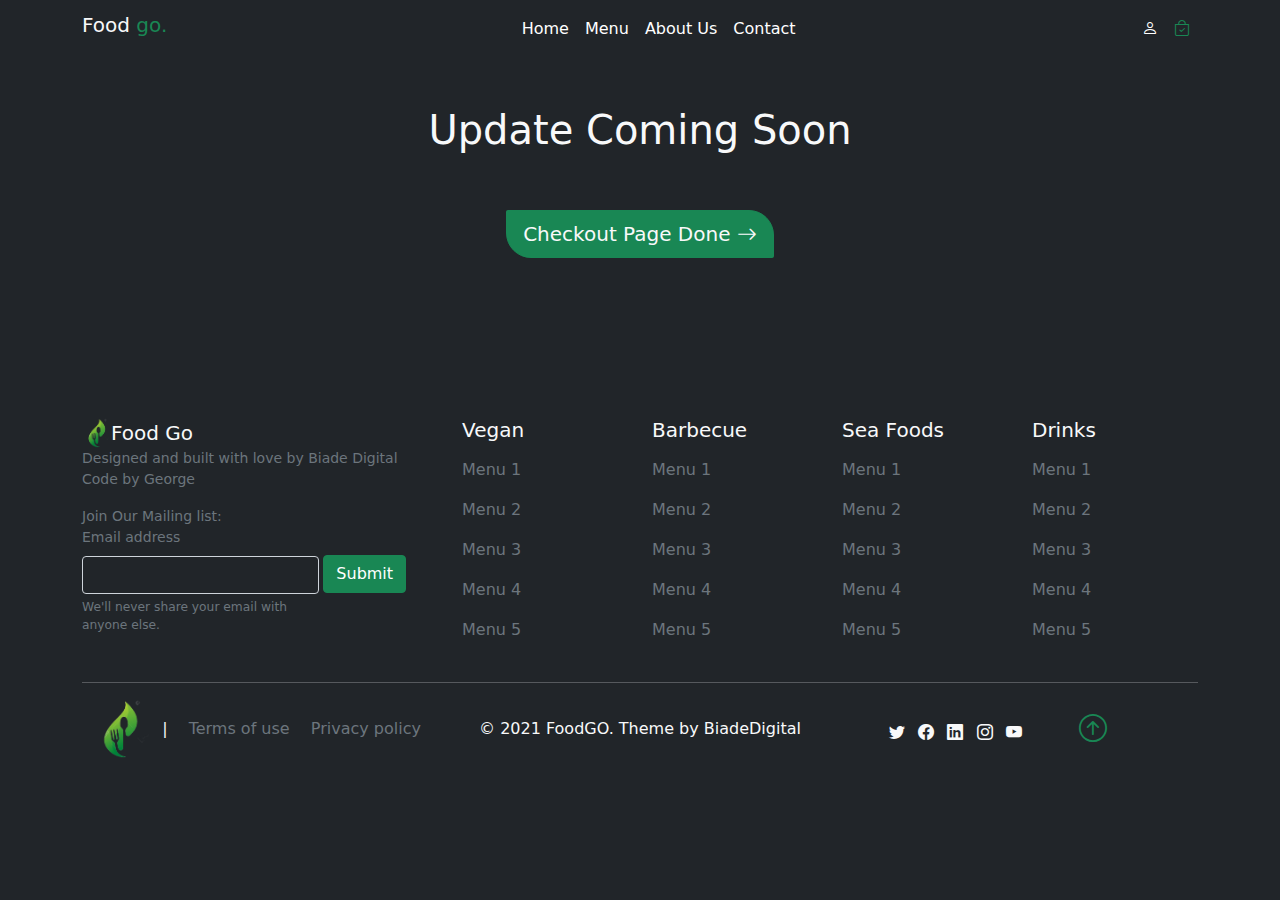
<file: cart.html>
<!doctype html>
<html lang="en">
  <head>
    <!-- Required meta tags -->
    <meta charset="utf-8">
    <meta name="viewport" content="width=device-width, initial-scale=1">

    <!-- Favicon Icon -->
    <link rel="icon" type="image/png" href="assets/images/foodGO-icon.png">

    <!-- Bootstrap CDN CSS -->
    <link href="https://cdn.jsdelivr.net/npm/bootstrap@5.1.1/dist/css/bootstrap.min.css" rel="stylesheet" 
      integrity="sha384-F3w7mX95PdgyTmZZMECAngseQB83DfGTowi0iMjiWaeVhAn4FJkqJByhZMI3AhiU" crossorigin="anonymous"
    >

    <!-- Bootstrap CSS Offline -->
    <link rel="stylesheet" href="assets/css/vendors/bootstrap.min.css">

    <!-- Bootstrap Icon CDN -->
    <link rel="stylesheet" href="https://cdn.jsdelivr.net/npm/bootstrap-icons@1.5.0/font/bootstrap-icons.css">

    <!-- Custom Css -->
    <link rel="stylesheet" type="text/css" href="assets/css/main.css">

    <title>Food Go</title>
  </head>
  <body class="bg-dark text-light">

    <!-- Navbar -->
    <nav class="navbar navbar-expand-lg navbar-dark">
        <div class="container">
          <!-- Navbar Brand -->
          <a class="navbar-brand h1 text-light" href="index.html">
            Food
            <span class="text-success">
              go.
            </span>
          </a>
          <!-- Collapse Toggle -->
          <button class="navbar-toggler" type="button" data-bs-toggle="collapse" data-bs-target="#navbarNav" aria-controls="navbarNav" aria-expanded="false" aria-label="Toggle navigation">
            <span class="navbar-toggler-icon"></span>
          </button>
  
          <!-- Navbar menu -->
          <div class="navbar-collapse collapse"  id="navbarNav">
            <!-- Navbar List -->
            <ul class="navbar-nav flex-row flex-wrap pt-2 py-md-0 mx-lg-auto">
              <!-- Home Navbar -->
              <li class="nav-item col-6 col-lg-auto">
                <a class="nav-link" href="index.html">
                  Home
                </a>
              </li>
              <!-- Menu Navbar -->
              <li class="nav-item col-6 col-lg-auto">
                <a class="nav-link" href="menu.html">
                  Menu
                </a>
              </li>
              <!-- About Us Navbar -->
              <li class="nav-item col-6 col-lg-auto">
                <a class="nav-link" href="about.html">
                  About Us
                </a>
              </li>
              <!-- Contact Navbar -->
              <li class="nav-item col-6 col-lg-auto">
                <a class="nav-link" href="contact.html">
                  Contact
                </a>
              </li>
            </ul>
  
            <!-- Line Breaker For md screen -->
            <hr class="text-white-50 d-md-block my-2">
  
            <!-- icon Navbar-->
            <ul class="navbar-nav flex-row flex-wrap pt-2 py-md-0">
                <!-- My Account -->
                <li class="nav-item col-6 col-lg-auto">
                    <a href="account.html" class="nav-link">
                      <i class="bi bi-person"></i>
                      <small class="d-lg-none">
                        MyAccount
                      </small>
                    </a>
                </li>
    
                <!-- My cart -->
                <li class="nav-item col-6 col-lg-auto">
                  <a href="#" aria-current="page" class="nav-link active">
                    <i class="bi bi-bag-check"></i>
                    <small class="d-lg-none">
                      Cart
                    </small>
                  </a>
                </li>
              </ul>
          </div>
        </div>
    </nav>

    <!-- Cart Section -->
    <section class="py-5">
      <h1 class="text-center">
        Update Coming Soon
      </h1>
      <div class="p-5 text-center">
        
        <button  class="btn btn-success btn-lg">
           <a href="checkout.html" class="text-decoration-none text-light">
             Checkout Page Done <i class="bi bi-arrow-right"></i>
          </a>
               
         </button>
      </div>
    </section>


    <!--Footer-->
    <section class="pt-5">
      <footer class="footer">
        <div class="container mt-3">
          <div class="row">
            <!-- Footer Brand -->
            <div class="col-12 col-lg-4">
              <!-- Footer Brand icon plus name-->
              <div class="d-flex">
                  <img src="assets/images/foodGO-icon.png"
                    alt="Footer-Logo" class="footer-icon img-fluid">
                  <span class="fs-5">
                    Food Go
                  </span>
              </div>

              <!-- Footer List Brand Details -->
              <ul class="text-muted small list-unstyled">
                  <!-- Brand About -->
                  <li class="mb-3">
                    Designed and built with love by <a href="https://biadedigital.com/" target="_blank" class="text-decoration-none text-muted">Biade Digital</a>
                    <br>Code by George</br> 
                  </li><!-- /Brand About -->
                  
                  <!-- Mailing List Section -->
                  <li class="mb-2">
                    <span>
                      Join Our Mailing list:
                    </span>
                    <!-- Form -->
                    <div class="d-flex">
                      <!-- Form Input -->
                      <div class="col-8">
                        <label for="exampleInputEmail1" class="form-label">Email address</label>
                        <input type="email" class="form-control" id="exampleInputEmail1" aria-describedby="emailHelp">
                        <div id="emailHelp" class="form-text">We'll never share your email with anyone else.</div>
                      </div>
                      <!-- Form Submit Button -->
                      <div class="col-2 ms-1 pt-1 mt-4">
                        <button type="submit" class="btn btn-success">
                          Submit
                        </button>
                      </div>
                    </div>  
                  </li><!-- /Mailing List Section -->
              </ul>
            </div>

            <!-- Footer List One -->
            <div class="col-6 col-lg-2 mb-3">
                <h5>
                  Vegan
                </h5>
                <ul class="text-decoration-none navbar-nav">
                  <li class="nav-item">
                    <a href="#" class="nav-link text-muted">Menu 1</a>
                  </li>
                  <li class="nav-item">
                    <a href="#" class="nav-link text-muted">Menu 2</a>
                  </li>
                  <li class="nav-item">
                    <a href="#" class="nav-link text-muted">Menu 3</a>
                  </li>
                  <li class="nav-item">
                    <a href="#" class="nav-link text-muted">Menu 4</a>
                  </li>
                  <li class="nav-item">
                    <a href="#" class="nav-link text-muted">Menu 5</a>
                  </li>
                </ul>
            </div><!-- /Footer List One -->

            <!-- Footer List Two -->
            <div class="col-6 col-lg-2 mb-3">
                <h5>
                  Barbecue
                </h5>
                <ul class="text-decoration-none navbar-nav">
                  <li class="nav-item">
                    <a href="#" class="nav-link text-muted">Menu 1</a>
                  </li>
                  <li class="nav-item">
                    <a href="#" class="nav-link text-muted">Menu 2</a>
                  </li>
                  <li class="nav-item">
                    <a href="#" class="nav-link text-muted">Menu 3</a>
                  </li>
                  <li class="nav-item">
                    <a href="#" class="nav-link text-muted">Menu 4</a>
                  </li>
                  <li class="nav-item">
                    <a href="#" class="nav-link text-muted">Menu 5</a>
                  </li>
                </ul>
            </div><!-- /Footer List Two -->

            <!-- Footer List Three -->
            <div class="col-6 col-lg-2 mb-3">
                <h5>
                  Sea Foods
                </h5>
                <ul class="text-decoration-none navbar-nav">
                  <li class="nav-item">
                    <a href="#" class="nav-link text-muted">Menu 1</a>
                  </li>
                  <li class="nav-item">
                    <a href="#" class="nav-link text-muted">Menu 2</a>
                  </li>
                  <li class="nav-item">
                    <a href="#" class="nav-link text-muted">Menu 3</a>
                  </li>
                  <li class="nav-item">
                    <a href="#" class="nav-link text-muted">Menu 4</a>
                  </li>
                  <li class="nav-item">
                    <a href="#" class="nav-link text-muted">Menu 5</a>
                  </li>
                </ul>
            </div><!-- /Footer List Three -->

            <!-- Footer List Four -->
            <div class="col-6 col-lg-2 mb-3">
                <h5>
                  Drinks
                </h5>
                <ul class="text-decoration-none navbar-nav">
                  <li class="nav-item">
                    <a href="#" class="nav-link text-muted">Menu 1</a>
                  </li>
                  <li class="nav-item">
                    <a href="#" class="nav-link text-muted">Menu 2</a>
                  </li>
                  <li class="nav-item">
                    <a href="#" class="nav-link text-muted">Menu 3</a>
                  </li>
                  <li class="nav-item">
                    <a href="#" class="nav-link text-muted">Menu 4</a>
                  </li>
                  <li class="nav-item">
                    <a href="#" class="nav-link text-muted">Menu 5</a>
                  </li>
                </ul>
            </div><!-- /Footer List Four -->
          </div>

          <!-- Line Breaker -->
          <hr class="text-dark-50">

          <!-- Bottom Footer -->
          <div class="row text-center">
            <!-- Footer Icon & Tc's -->
            <div class="col-12 col-md-6 col-lg-4 mb-3 ">
              <img src="assets/images/foodGO-icon.png"
               alt="Footer-Logo" class="bottom-footer-icon img-fluid">
              <span class="px-2">|</span>
              <a href="#" class="text-decoration-none text-muted px-2">Terms of use</a>
              <a href="#" class="text-decoration-none text-muted px-2">Privacy policy</a>
            </div>

            <!-- Copyright  -->
            <div class="col-12 col-md-6 col-lg-4 mb-3 align-self-center">
              <span>© 2021 FoodGO. <a href="https://www.biadedigital.com/" target="_blank" class="text-decoration-none text-light">Theme by BiadeDigital</a></span>
            </div><!-- Copyright  -->

            <!-- Social Icon -->
            <div class="col-12  col-lg-4 mb-3 align-self-center">
                
              <!-- Twitter Icon -->
              <a href="#" class="link-dark text-decoration-none">
                <i class="bi bi-twitter text-light mx-1"></i>
              </a>
                
              <!-- Facebook Icon -->
              <a href="#" class="link-dark text-decoration-none">
                <i class="bi bi-facebook text-light mx-1"></i>
              </a>
                
              <!-- Likendin Icon -->
              <a href="#" class="link-dark text-decoration-none">
                <i class="bi bi-linkedin text-light mx-1"></i>
              </a>
                
              <!-- Instagram Icon -->
              <a href="#" class="link-dark text-decoration-none">
                <i class="bi bi-instagram text-light mx-1"></i>
              </a>
                
              <!-- Youtube Icon -->
              <a href="#" class="link-dark text-decoration-none">
                <i class="bi bi-youtube text-light mx-1"></i>
              </a>
                 
              <!-- Scroll Up -->
              <a href="#" class="bottom-0 end-0 p-5">
                <i class="bi bi-arrow-up-circle text-success h3"></i>
              </a>
            </div><!-- Social Icon -->

          </div><!-- /Bottom Footer -->
        </div>
      </footer>
    </section>
   

    <!-- Bootstrap CDN JS -->

    <script src="https://cdn.jsdelivr.net/npm/@popperjs/core@2.9.3/dist/umd/popper.min.js" integrity="sha384-W8fXfP3gkOKtndU4JGtKDvXbO53Wy8SZCQHczT5FMiiqmQfUpWbYdTil/SxwZgAN" crossorigin="anonymous"></script>
    <script src="https://cdn.jsdelivr.net/npm/bootstrap@5.1.1/dist/js/bootstrap.min.js" integrity="sha384-skAcpIdS7UcVUC05LJ9Dxay8AXcDYfBJqt1CJ85S/CFujBsIzCIv+l9liuYLaMQ/" crossorigin="anonymous"></script>
    <script src="assets/js/main.js"></script>

    <!-- Bootstrap JS Offline -->
    <!-- <script src="assets/js/vendors/bootstrap.min.js"></script> -->

    <!-- 
      Note You can't use two Bootsrap JS Kindly comment one out or delete 
      If your pc is not connected to internet kinly use the last Script 
      Failure to do that the navbar won't close after opening on md devices below
    -->

  </body>
</html>
</file>
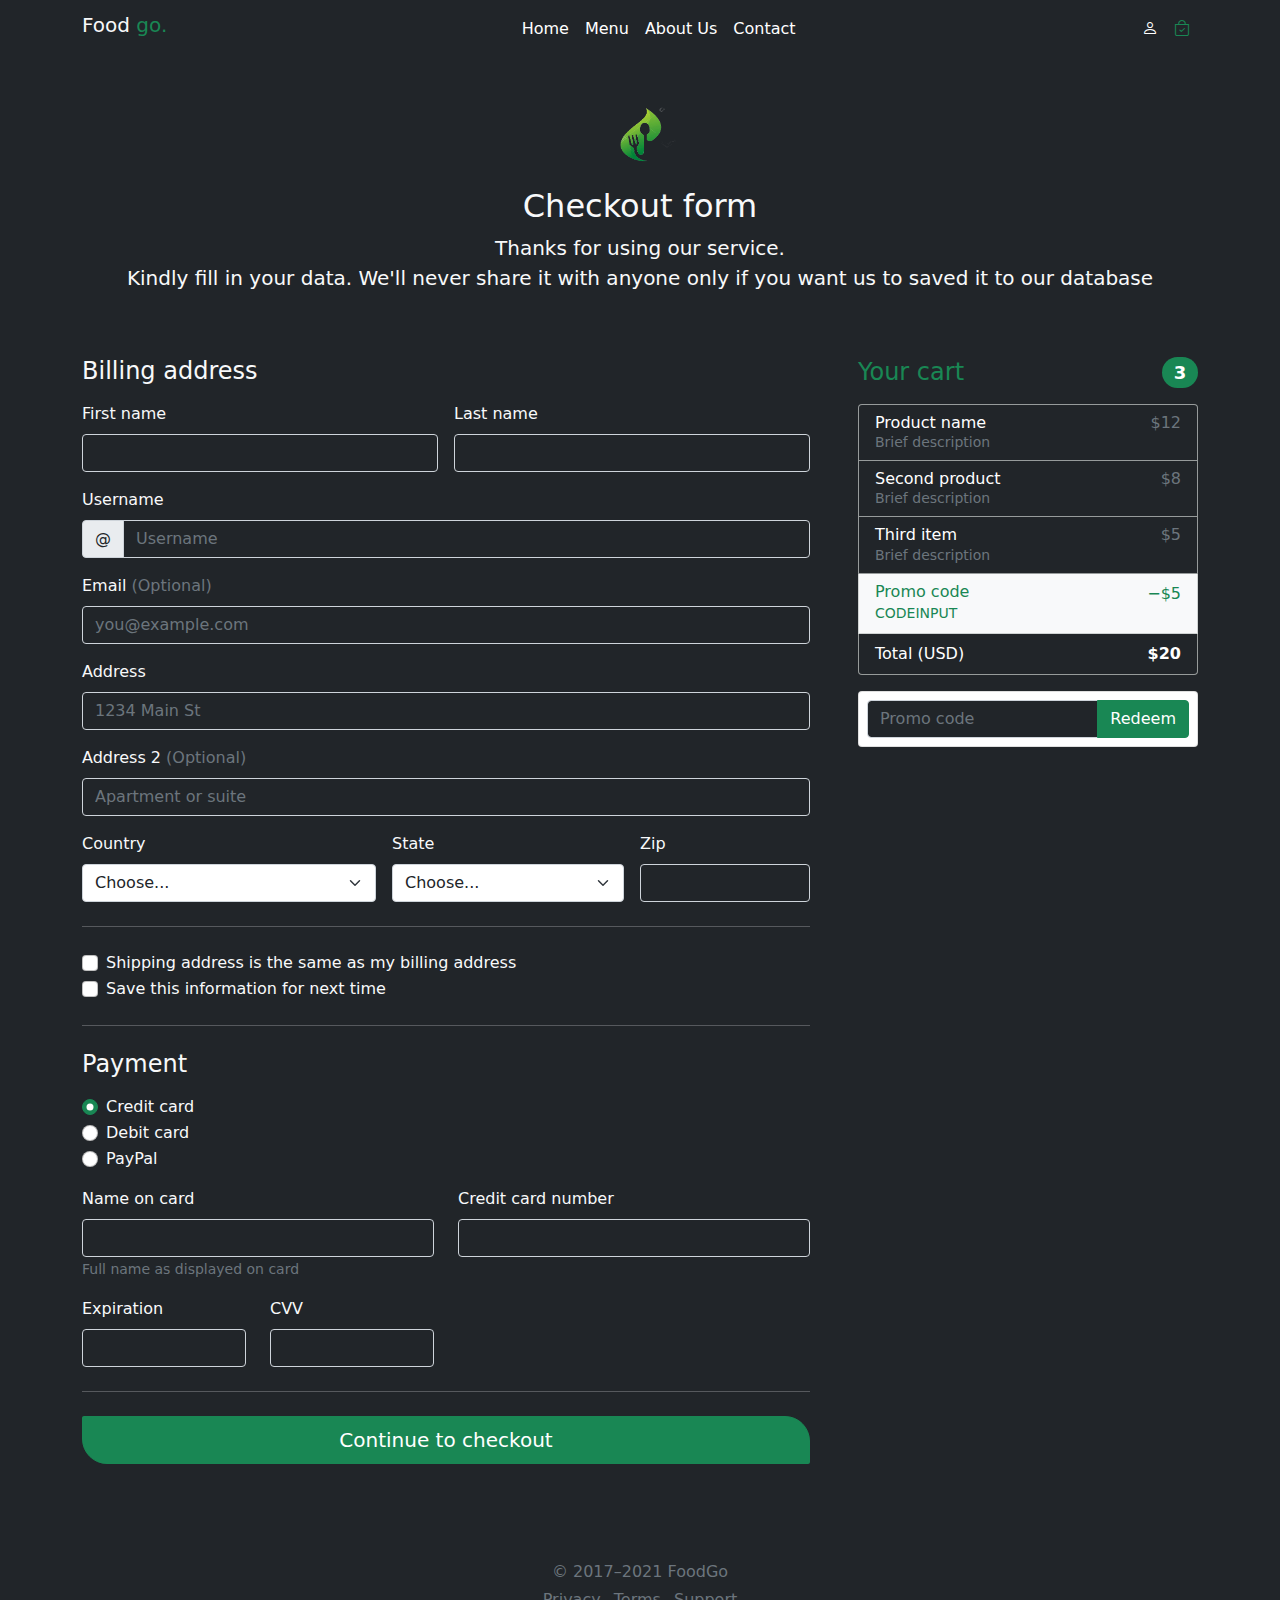
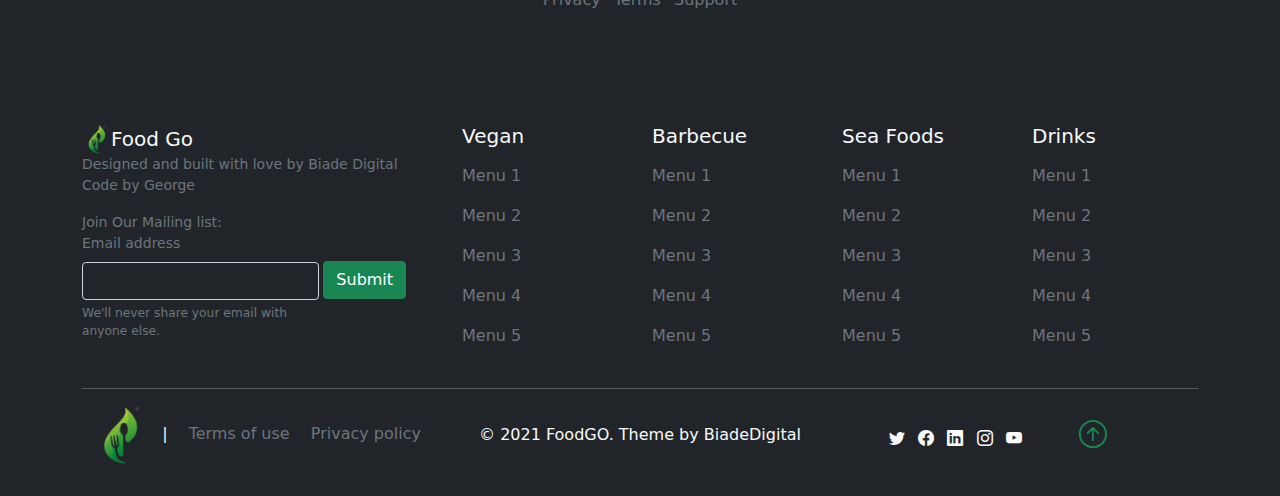
<file: checkout.html>
<!doctype html>
<html lang="en">
  <head>
    <!-- Required meta tags -->
    <meta charset="utf-8">
    <meta name="viewport" content="width=device-width, initial-scale=1">

    <!-- Favicon Icon -->
    <link rel="icon" type="image/png" href="assets/images/foodGO-icon.png">

    <!-- Bootstrap CDN CSS -->
    <link href="https://cdn.jsdelivr.net/npm/bootstrap@5.1.1/dist/css/bootstrap.min.css" rel="stylesheet" 
      integrity="sha384-F3w7mX95PdgyTmZZMECAngseQB83DfGTowi0iMjiWaeVhAn4FJkqJByhZMI3AhiU" crossorigin="anonymous"
    >

    <!-- Bootstrap CSS Offline -->
    <link rel="stylesheet" href="assets/css/vendors/bootstrap.min.css">

    <!-- Bootstrap Icon CDN -->
    <link rel="stylesheet" href="https://cdn.jsdelivr.net/npm/bootstrap-icons@1.5.0/font/bootstrap-icons.css">

    <!-- Custom Css -->
    <link rel="stylesheet" type="text/css" href="assets/css/main.css">

    <title>Food Go</title>
  </head>
  <body class="bg-dark text-light">
    
    <!-- Navbar -->
    <nav class="navbar navbar-expand-lg navbar-dark">
        <div class="container">
          <!-- Navbar Brand -->
          <a class="navbar-brand h1 text-light" href="index.html">
            Food
            <span class="text-success">
              go.
            </span>
          </a>
          <!-- Collapse Toggle -->
          <button class="navbar-toggler" type="button" data-bs-toggle="collapse" data-bs-target="#navbarNav" aria-controls="navbarNav" aria-expanded="false" aria-label="Toggle navigation">
            <span class="navbar-toggler-icon"></span>
          </button>
  
          <!-- Navbar menu -->
          <div class="navbar-collapse collapse"  id="navbarNav">
            <!-- Navbar List -->
            <ul class="navbar-nav flex-row flex-wrap pt-2 py-md-0 mx-lg-auto">
              <!-- Home Navbar -->
              <li class="nav-item col-6 col-lg-auto">
                <a class="nav-link"  href="index.html">
                  Home
                </a>
              </li>
              <!-- Menu Navbar -->
              <li class="nav-item col-6 col-lg-auto">
                <a class="nav-link" href="menu.html">
                  Menu
                </a>
              </li>
              <!-- About Us Navbar -->
              <li class="nav-item col-6 col-lg-auto">
                <a class="nav-link" href="about.html">
                  About Us
                </a>
              </li>
              <!-- Contact Navbar -->
              <li class="nav-item col-6 col-lg-auto">
                <a class="nav-link" href="contact.html">
                  Contact
                </a>
              </li>
            </ul>
  
            <!-- Line Breaker For md screen -->
            <hr class="text-white-50 d-md-block my-2">
  
            <!-- icon Navbar-->
            <ul class="navbar-nav flex-row flex-wrap pt-2 py-md-0">
                <!-- My Account -->
                <li class="nav-item col-6 col-lg-auto">
                    <a href="account.html" class="nav-link">
                      <i class="bi bi-person"></i>
                      <small class="d-lg-none">
                        MyAccount
                      </small>
                    </a>
                </li>
    
                <!-- My cart -->
                <li class="nav-item col-6 col-lg-auto">
                  <a href="cart.html" class="nav-link active">
                    <i class="bi bi-bag-check"></i>
                    <small class="d-lg-none">
                      Cart
                    </small>
                  </a>
                </li>
            </ul>
          </div>
        </div>
    </nav>
    

    <main>
      <div class="container">
        <main>
          <div class="py-5 text-center">
            <img class="d-block mx-auto mb-4" src="assets/images/foodGO-icon.png" alt="" width="72" height="57">
            <h2>Checkout form</h2>
            <p class="lead">
              Thanks for using our service.<br>
              Kindly fill in your data. We'll never share it with anyone only if you want us to saved it to our database
              
            </p>
          </div>
      
          <div class="row g-5">
            <div class="col-md-5 col-lg-4 order-md-last">
              <h4 class="d-flex justify-content-between align-items-center mb-3">
                <span class="text-success">Your cart</span>
                <span class="badge bg-success rounded-pill">3</span>
              </h4>
              <ul class="list-group mb-3">
                <li class="list-group-item d-flex justify-content-between lh-sm">
                  <div>
                    <h6 class="my-0">Product name</h6>
                    <small class="text-muted">Brief description</small>
                  </div>
                  <span class="text-muted">$12</span>
                </li>
                <li class="list-group-item d-flex justify-content-between lh-sm">
                  <div>
                    <h6 class="my-0">Second product</h6>
                    <small class="text-muted">Brief description</small>
                  </div>
                  <span class="text-muted">$8</span>
                </li>
                <li class="list-group-item d-flex justify-content-between lh-sm">
                  <div>
                    <h6 class="my-0">Third item</h6>
                    <small class="text-muted">Brief description</small>
                  </div>
                  <span class="text-muted">$5</span>
                </li>
                <li class="list-group-item d-flex justify-content-between bg-light">
                  <div class="text-success">
                    <h6 class="my-0">Promo code</h6>
                    <small>CODEINPUT</small>
                  </div>
                  <span class="text-success">−$5</span>
                </li>
                <li class="list-group-item d-flex justify-content-between">
                  <span>Total (USD)</span>
                  <strong>$20</strong>
                </li>
              </ul>
      
              <form class="card p-2">
                <div class="input-group">
                  <input type="text" class="form-control" placeholder="Promo code">
                  <button type="submit" class="btn btn-success">Redeem</button>
                </div>
              </form>
            </div>
            <div class="col-md-7 col-lg-8">
              <h4 class="mb-3">Billing address</h4>
              <form class="needs-validation" novalidate>
                <div class="row g-3">
                  <div class="col-sm-6">
                    <label for="firstName" class="form-label">First name</label>
                    <input type="text" class="form-control" id="firstName" placeholder="" value="" required>
                    <div class="invalid-feedback">
                      Valid first name is required.
                    </div>
                  </div>
      
                  <div class="col-sm-6">
                    <label for="lastName" class="form-label">Last name</label>
                    <input type="text" class="form-control" id="lastName" placeholder="" value="" required>
                    <div class="invalid-feedback">
                      Valid last name is required.
                    </div>
                  </div>
      
                  <div class="col-12">
                    <label for="username" class="form-label">Username</label>
                    <div class="input-group has-validation">
                      <span class="input-group-text">@</span>
                      <input type="text" class="form-control" id="username" placeholder="Username" required>
                    <div class="invalid-feedback">
                        Your username is required.
                      </div>
                    </div>
                  </div>
      
                  <div class="col-12">
                    <label for="email" class="form-label">Email <span class="text-muted">(Optional)</span></label>
                    <input type="email" class="form-control" id="email" placeholder="you@example.com">
                    <div class="invalid-feedback">
                      Please enter a valid email address for shipping updates.
                    </div>
                  </div>
      
                  <div class="col-12">
                    <label for="address" class="form-label">Address</label>
                    <input type="text" class="form-control" id="address" placeholder="1234 Main St" required>
                    <div class="invalid-feedback">
                      Please enter your shipping address.
                    </div>
                  </div>
      
                  <div class="col-12">
                    <label for="address2" class="form-label">Address 2 <span class="text-muted">(Optional)</span></label>
                    <input type="text" class="form-control" id="address2" placeholder="Apartment or suite">
                  </div>
      
                  <div class="col-md-5">
                    <label for="country" class="form-label">Country</label>
                    <select class="form-select" id="country" required>
                      <option value="">Choose...</option>
                      <option>United States</option>
                    </select>
                    <div class="invalid-feedback">
                      Please select a valid country.
                    </div>
                  </div>
      
                  <div class="col-md-4">
                    <label for="state" class="form-label">State</label>
                    <select class="form-select" id="state" required>
                      <option value="">Choose...</option>
                      <option>California</option>
                    </select>
                    <div class="invalid-feedback">
                      Please provide a valid state.
                    </div>
                  </div>
      
                  <div class="col-md-3">
                    <label for="zip" class="form-label">Zip</label>
                    <input type="text" class="form-control" id="zip" placeholder="" required>
                    <div class="invalid-feedback">
                      Zip code required.
                    </div>
                  </div>
                </div>
      
                <hr class="my-4">
      
                <div class="form-check">
                  <input type="checkbox" class="form-check-input" id="same-address">
                  <label class="form-check-label" for="same-address">Shipping address is the same as my billing address</label>
                </div>
      
                <div class="form-check">
                  <input type="checkbox" class="form-check-input" id="save-info">
                  <label class="form-check-label" for="save-info">Save this information for next time</label>
                </div>
      
                <hr class="my-4">
      
                <h4 class="mb-3">Payment</h4>
      
                <div class="my-3">
                  <div class="form-check">
                    <input id="credit" name="paymentMethod" type="radio" class="form-check-input" checked required>
                    <label class="form-check-label" for="credit">Credit card</label>
                  </div>
                  <div class="form-check">
                    <input id="debit" name="paymentMethod" type="radio" class="form-check-input" required>
                    <label class="form-check-label" for="debit">Debit card</label>
                  </div>
                  <div class="form-check">
                    <input id="paypal" name="paymentMethod" type="radio" class="form-check-input" required>
                    <label class="form-check-label" for="paypal">PayPal</label>
                  </div>
                </div>
      
                <div class="row gy-3">
                  <div class="col-md-6">
                    <label for="cc-name" class="form-label">Name on card</label>
                    <input type="text" class="form-control" id="cc-name" placeholder="" required>
                    <small class="text-muted">Full name as displayed on card</small>
                    <div class="invalid-feedback">
                      Name on card is required
                    </div>
                  </div>
      
                  <div class="col-md-6">
                    <label for="cc-number" class="form-label">Credit card number</label>
                    <input type="text" class="form-control" id="cc-number" placeholder="" required>
                    <div class="invalid-feedback">
                      Credit card number is required
                    </div>
                  </div>
      
                  <div class="col-md-3">
                    <label for="cc-expiration" class="form-label">Expiration</label>
                    <input type="text" class="form-control" id="cc-expiration" placeholder="" required>
                    <div class="invalid-feedback">
                      Expiration date required
                    </div>
                  </div>
      
                  <div class="col-md-3">
                    <label for="cc-cvv" class="form-label">CVV</label>
                    <input type="text" class="form-control" id="cc-cvv" placeholder="" required>
                    <div class="invalid-feedback">
                      Security code required
                    </div>
                  </div>
                </div>
      
                <hr class="my-4">
      
                <button class="w-100 btn btn-success btn-lg" type="submit">Continue to checkout</button>
              </form>
            </div>
          </div>
        </main>
      
        <footer class="my-5 pt-5 text-muted text-center text-small">
          <p class="mb-1">&copy; 2017–2021 FoodGo</p>
          <ul class="list-inline">
            <li class="list-inline-item">
              <a href="#" class="text-muted text-decoration-none">
              Privacy
            </a>
            </li>
            <li class="list-inline-item">
              <a href="#" class="text-muted text-decoration-none">
                Terms
              </a>
            </li>
            <li class="list-inline-item">
              <a href="#" class="text-muted text-decoration-none">
                Support
              </a>
            </li>
          </ul>
        </footer>
      </div>
    </main>

    <!--Footer-->
    <section class="pt-5">
      <footer class="footer">
        <div class="container mt-3">
          <div class="row">
            <!-- Footer Brand -->
            <div class="col-12 col-lg-4">
              <!-- Footer Brand icon plus name-->
              <div class="d-flex">
                  <img src="assets/images/foodGO-icon.png"
                    alt="Footer-Logo" class="footer-icon img-fluid">
                  <span class="fs-5">
                    Food Go
                  </span>
              </div>

              <!-- Footer List Brand Details -->
              <ul class="text-muted small list-unstyled">
                  <!-- Brand About -->
                  <li class="mb-3">
                    Designed and built with love by <a href="https://biadedigital.com/" target="_blank" class="text-decoration-none text-muted">Biade Digital</a>
                    <br>Code by George</br> 
                  </li><!-- /Brand About -->
                  
                  <!-- Mailing List Section -->
                  <li class="mb-2">
                    <span>
                      Join Our Mailing list:
                    </span>
                    <!-- Form -->
                    <div class="d-flex">
                      <!-- Form Input -->
                      <div class="col-8">
                        <label for="exampleInputEmail1" class="form-label">Email address</label>
                        <input type="email" class="form-control" id="exampleInputEmail1" aria-describedby="emailHelp">
                        <div id="emailHelp" class="form-text">We'll never share your email with anyone else.</div>
                      </div>
                      <!-- Form Submit Button -->
                      <div class="col-2 ms-1 pt-1 mt-4">
                        <button type="submit" class="btn btn-success">
                          Submit
                        </button>
                      </div>
                    </div>  
                  </li><!-- /Mailing List Section -->
              </ul>
            </div>

            <!-- Footer List One -->
            <div class="col-6 col-lg-2 mb-3">
                <h5>
                  Vegan
                </h5>
                <ul class="text-decoration-none navbar-nav">
                  <li class="nav-item">
                    <a href="#" class="nav-link text-muted">Menu 1</a>
                  </li>
                  <li class="nav-item">
                    <a href="#" class="nav-link text-muted">Menu 2</a>
                  </li>
                  <li class="nav-item">
                    <a href="#" class="nav-link text-muted">Menu 3</a>
                  </li>
                  <li class="nav-item">
                    <a href="#" class="nav-link text-muted">Menu 4</a>
                  </li>
                  <li class="nav-item">
                    <a href="#" class="nav-link text-muted">Menu 5</a>
                  </li>
                </ul>
            </div><!-- /Footer List One -->

            <!-- Footer List Two -->
            <div class="col-6 col-lg-2 mb-3">
                <h5>
                  Barbecue
                </h5>
                <ul class="text-decoration-none navbar-nav">
                  <li class="nav-item">
                    <a href="#" class="nav-link text-muted">Menu 1</a>
                  </li>
                  <li class="nav-item">
                    <a href="#" class="nav-link text-muted">Menu 2</a>
                  </li>
                  <li class="nav-item">
                    <a href="#" class="nav-link text-muted">Menu 3</a>
                  </li>
                  <li class="nav-item">
                    <a href="#" class="nav-link text-muted">Menu 4</a>
                  </li>
                  <li class="nav-item">
                    <a href="#" class="nav-link text-muted">Menu 5</a>
                  </li>
                </ul>
            </div><!-- /Footer List Two -->

            <!-- Footer List Three -->
            <div class="col-6 col-lg-2 mb-3">
                <h5>
                  Sea Foods
                </h5>
                <ul class="text-decoration-none navbar-nav">
                  <li class="nav-item">
                    <a href="#" class="nav-link text-muted">Menu 1</a>
                  </li>
                  <li class="nav-item">
                    <a href="#" class="nav-link text-muted">Menu 2</a>
                  </li>
                  <li class="nav-item">
                    <a href="#" class="nav-link text-muted">Menu 3</a>
                  </li>
                  <li class="nav-item">
                    <a href="#" class="nav-link text-muted">Menu 4</a>
                  </li>
                  <li class="nav-item">
                    <a href="#" class="nav-link text-muted">Menu 5</a>
                  </li>
                </ul>
            </div><!-- /Footer List Three -->

            <!-- Footer List Four -->
            <div class="col-6 col-lg-2 mb-3">
                <h5>
                  Drinks
                </h5>
                <ul class="text-decoration-none navbar-nav">
                  <li class="nav-item">
                    <a href="#" class="nav-link text-muted">Menu 1</a>
                  </li>
                  <li class="nav-item">
                    <a href="#" class="nav-link text-muted">Menu 2</a>
                  </li>
                  <li class="nav-item">
                    <a href="#" class="nav-link text-muted">Menu 3</a>
                  </li>
                  <li class="nav-item">
                    <a href="#" class="nav-link text-muted">Menu 4</a>
                  </li>
                  <li class="nav-item">
                    <a href="#" class="nav-link text-muted">Menu 5</a>
                  </li>
                </ul>
            </div><!-- /Footer List Four -->
          </div>

          <!-- Line Breaker -->
          <hr class="text-dark-50">

          <!-- Bottom Footer -->
          <div class="row text-center">
            <!-- Footer Icon & Tc's -->
            <div class="col-12 col-md-6 col-lg-4 mb-3 ">
              <img src="assets/images/foodGO-icon.png"
               alt="Footer-Logo" class="bottom-footer-icon img-fluid">
              <span class="px-2">|</span>
              <a href="#" class="text-decoration-none text-muted px-2">Terms of use</a>
              <a href="#" class="text-decoration-none text-muted px-2">Privacy policy</a>
            </div>

            <!-- Copyright  -->
            <div class="col-12 col-md-6 col-lg-4 mb-3 align-self-center">
              <span>© 2021 FoodGO. <a href="https://www.biadedigital.com/" target="_blank" class="text-decoration-none text-light">Theme by BiadeDigital</a></span>
            </div><!-- Copyright  -->

            <!-- Social Icon -->
            <div class="col-12  col-lg-4 mb-3 align-self-center">
                
              <!-- Twitter Icon -->
              <a href="#" class="link-dark text-decoration-none">
                <i class="bi bi-twitter text-light mx-1"></i>
              </a>
                
              <!-- Facebook Icon -->
              <a href="#" class="link-dark text-decoration-none">
                <i class="bi bi-facebook text-light mx-1"></i>
              </a>
                
              <!-- Likendin Icon -->
              <a href="#" class="link-dark text-decoration-none">
                <i class="bi bi-linkedin text-light mx-1"></i>
              </a>
                
              <!-- Instagram Icon -->
              <a href="#" class="link-dark text-decoration-none">
                <i class="bi bi-instagram text-light mx-1"></i>
              </a>
                
              <!-- Youtube Icon -->
              <a href="#" class="link-dark text-decoration-none">
                <i class="bi bi-youtube text-light mx-1"></i>
              </a>
                 
              <!-- Scroll Up -->
              <a href="#" class="bottom-0 end-0 p-5">
                <i class="bi bi-arrow-up-circle text-success h3"></i>
              </a>
            </div><!-- Social Icon -->

          </div><!-- /Bottom Footer -->
        </div>
      </footer>
    </section>
   

    <!-- Bootstrap CDN JS -->

    <script src="https://cdn.jsdelivr.net/npm/@popperjs/core@2.9.3/dist/umd/popper.min.js" integrity="sha384-W8fXfP3gkOKtndU4JGtKDvXbO53Wy8SZCQHczT5FMiiqmQfUpWbYdTil/SxwZgAN" crossorigin="anonymous"></script>
    <script src="https://cdn.jsdelivr.net/npm/bootstrap@5.1.1/dist/js/bootstrap.min.js" integrity="sha384-skAcpIdS7UcVUC05LJ9Dxay8AXcDYfBJqt1CJ85S/CFujBsIzCIv+l9liuYLaMQ/" crossorigin="anonymous"></script>
    <script src="./assets/js/form/form-validation.js"></script>


    <!-- Bootstrap JS Offline -->
    <!-- <script src="assets/js/vendors/bootstrap.min.js"></script> -->

    <!-- 
      Note You can't use two Bootsrap JS Kindly comment one out or delete 
      If your pc is not connected to internet kinly use the last Script 
      Failure to do that the navbar won't close after opening on md devices below
    -->

  </body>
</html>
</file>
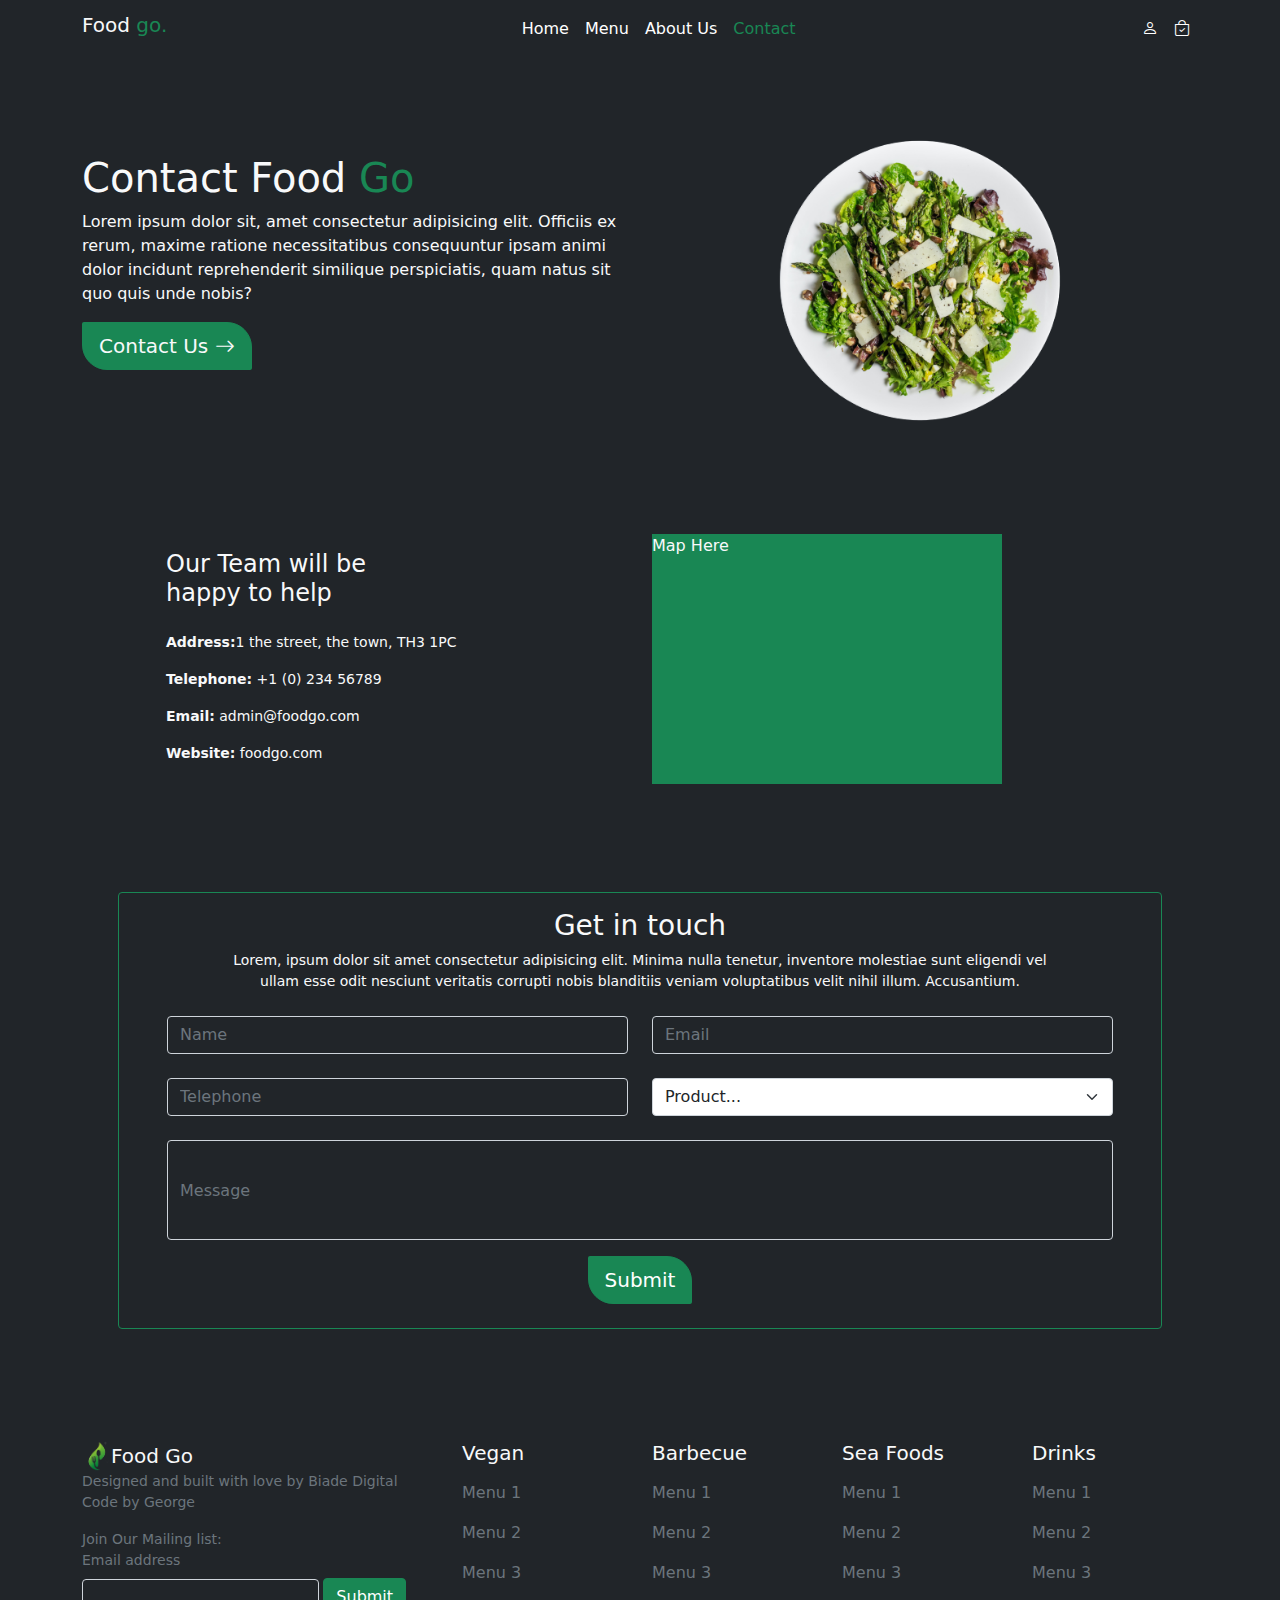
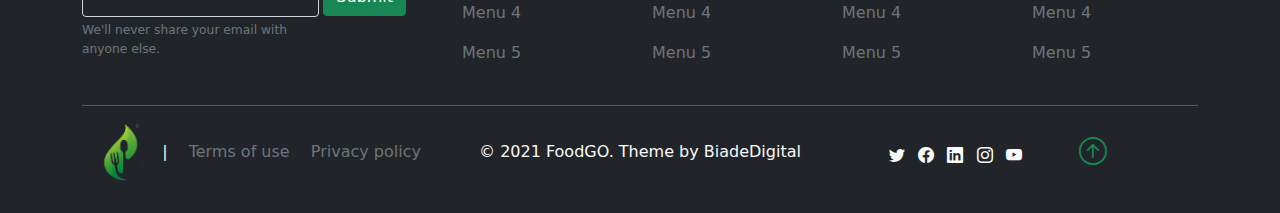
<file: contact.html>
<!doctype html>
<html lang="en">
  <head>
    <!-- Required meta tags -->
    <meta charset="utf-8">
    <meta name="viewport" content="width=device-width, initial-scale=1">

    <!-- Favicon Icon -->
    <link rel="icon" type="image/png" href="assets/images/foodGO-icon.png">

    <!-- Bootstrap CDN CSS -->
    <link href="https://cdn.jsdelivr.net/npm/bootstrap@5.1.1/dist/css/bootstrap.min.css" rel="stylesheet" 
      integrity="sha384-F3w7mX95PdgyTmZZMECAngseQB83DfGTowi0iMjiWaeVhAn4FJkqJByhZMI3AhiU" crossorigin="anonymous"
    >

    <!-- Bootstrap CSS Offline -->
    <link rel="stylesheet" href="assets/css/vendors/bootstrap.min.css">

    <!-- Bootstrap Icon CDN -->
    <link rel="stylesheet" href="https://cdn.jsdelivr.net/npm/bootstrap-icons@1.5.0/font/bootstrap-icons.css">

    <!-- Custom Css -->
    <link rel="stylesheet" type="text/css" href="assets/css/main.css">

    <title>Food Go</title>
  </head>
  <body class="bg-dark text-light">
    
    <!-- Navbar -->
    <nav class="navbar navbar-expand-lg navbar-dark">
      <div class="container">
        <!-- Navbar Brand -->
        <a class="navbar-brand h1 text-light" href="index.html">
          Food
          <span class="text-success">
            go.
          </span>
        </a>
        <!-- Collapse Toggle -->
        <button class="navbar-toggler" type="button" data-bs-toggle="collapse" data-bs-target="#navbarNav" aria-controls="navbarNav" aria-expanded="false" aria-label="Toggle navigation">
          <span class="navbar-toggler-icon"></span>
        </button>

        <!-- Navbar menu -->
        <div class="navbar-collapse collapse"  id="navbarNav">
          <!-- Navbar List -->
          <ul class="navbar-nav flex-row flex-wrap pt-2 py-md-0 mx-lg-auto">
            <!-- Home Navbar -->
            <li class="nav-item col-6 col-lg-auto">
              <a class="nav-link" href="index.html">
                Home
              </a>
            </li>
            <!-- Menu Navbar -->
            <li class="nav-item col-6 col-lg-auto">
              <a class="nav-link" href="menu.html">
                Menu
              </a>
            </li>
            <!-- About Us Navbar -->
            <li class="nav-item col-6 col-lg-auto">
              <a class="nav-link" href="about.html">
                About Us
              </a>
            </li>
            <!-- Contact Navbar -->
            <li class="nav-item col-6 col-lg-auto">
              <a class="nav-link active" aria-current="page" href="#">
                Contact
              </a>
            </li>
          </ul>

          <!-- Line Breaker For md screen -->
          <hr class="text-white-50 d-md-block my-2">

          <!-- icon Navbar-->
          <ul class="navbar-nav flex-row flex-wrap pt-2 py-md-0">
            <!-- My Account -->
            <li class="nav-item col-6 col-lg-auto">
              <a href="account.html" class="nav-link">
                <i class="bi bi-person"></i>
                <small class="d-lg-none">
                  MyAccount
                </small>
              </a>
            </li>

            <!-- My cart -->
            <li class="nav-item col-6 col-lg-auto">
              <a href="cart.html" class="nav-link">
                <i class="bi bi-bag-check"></i>
                <small class="d-lg-none">
                  Cart
                </small>
              </a>
            </li>
          </ul>
        </div>
      </div>
    </nav>

    <!-- Hero Section -->
    <section class="container py-5 hero">
        <div class="row">
          <div class="col-12 col-lg-6 d-lg-none d-md-flex d-sm-flex">
            <img src="assets/images/Foodbg-removebg-preview.png" class="img-fluid" alt="Food-banner">
          </div>
  
          <div class="col-12 col-lg-6 mt-5 ">
            <h1>
              Contact
              Food <span class="text-success">Go</span>
            </h1>
            <p>
              Lorem ipsum dolor sit, amet consectetur adipisicing elit. Officiis ex rerum, maxime ratione necessitatibus consequuntur ipsam animi dolor incidunt reprehenderit similique perspiciatis, quam natus sit quo quis unde nobis? 
            </p>
            <button class="btn btn-success btn-lg">
              <a href="#contact" class="text-decoration-none text-light">
                Contact Us <i class="bi bi-arrow-right"></i>
              </a>
            </button>
          </div>
  
          <div class="col-12 col-lg-6  d-lg-flex d-none">
            <img src="assets/images/Foodbg-removebg-preview.png" alt="Food-banner" class="img-fluid pe-5">
          </div>
        </div>
    </section>

    <!-- Our Team -->
    <section class="container py-5 px-lg-5" id="contact">
        <div class="row px-lg-5">
            <div class="my-3 col-12 col-md-6  col-lg-6">
                <h4 class="">
                    Our Team will be<br>
                    happy to help
                </h4>
                <address>
                    <ul class="list-unstyled mt-4">
                        <li class="small">
                            <p>
                                <span class="fw-bold">Address:</span>1 the street, the town, TH3 1PC                                
                            </p>
                        </li>
                        <li  class="small">
                            <p>
                                <span class="fw-bold">Telephone:</span> 
                                <a href="mailto:+1 (0) 234 56789" class="text-decoration-none text-light">
                                    +1 (0) 234 56789 
                                </a>                                
                            </p>
                        </li>
                        <li  class="small">
                            <p>
                                <span class="fw-bold">Email:</span>   
                                <a href="mailto:admin@foodgo.com" class="text-decoration-none text-light">
                                    admin@foodgo.com
                                </a>                           
                            </p>
                        </li>
                        <li  class="small">
                            <p>
                                <span class="fw-bold">Website:</span> 
                                <a href="index.html" class="text-decoration-none text-light">
                                    foodgo.com
                                </a>                                
                            </p>
                        </li>
                    </ul>
                </address>
                   
            </div>
            <div class="col-12 col-md-6 col-lg-6">
              <map name="">
                <div class="map">
                  <div class="">
                    Map Here
                  </div>
                </div>
              </map>
              <!-- <div class="mapouter">
                <div class="gmap_canvas">
                  <iframe width="600" height="400" id="gmap_canvas" src="https://maps.google.com/maps?q=whitehouse&t=&z=13&ie=UTF8&iwloc=&output=embed" frameborder="0" scrolling="no" marginheight="0" marginwidth="0">
                  </iframe>
                  <a href="https://yt2.org">
                    yt2
                  </a>
                  <br>
                  <style>
                    .mapouter {
                      position: relative;
                      text-align: right;
                      height: 400px;
                      width: 600px;
                    }
                  </style>
                  <a href="https://www.embedgooglemap.net">
                    google map html code
                  </a>
                  <style>
                    .gmap_canvas {
                      overflow: hidden;
                      background: none!important;
                      height: 300px;
                      width: 600px;
                    }
                  </style>
                </div>
              </div> -->
            </div>

            
        </div>
    </section>

    <!-- Get in touch -->
    <section class="container py-5 px-lg-5">
      <div class="py-3 border border-success rounded text-center">
        <h3>
          Get in touch
        </h3>
        <p class="small px-lg-5 mx-5">
          Lorem, ipsum dolor sit amet consectetur adipisicing elit. Minima nulla tenetur, 
          inventore molestiae sunt eligendi vel ullam esse odit nesciunt veritatis corrupti 
          nobis blanditiis veniam voluptatibus velit nihil illum. Accusantium.
        </p>
        <form action="" class="py-2">
         <div class="row px-5">
           <!-- Name Input -->
          <div class="col-6">
            <input type="text" class="form-control" id="exampleInputName" aria-describedby="nameHelp" placeholder="Name">
          </div>

          <!-- Email Input -->
          <div class="col-6">
            <input type="email" class="form-control" id="exampleInputEmail" aria-describedby="nameEmail" placeholder="Email">
          </div>

          <!-- Telephone Input -->
          <div class="col-6 mt-4">
            <input type="number" class="form-control" id="exampleInputNumber" aria-describedby="nameNumber" placeholder="Telephone">
          </div>

          <!-- Product Input -->
          <div class="col-6 mt-4">
            <select class="form-select" id="exampleInputProduct" required="" >
              <option value="" >Product...</option>
              <option>California</option>
            </select>
          </div>

          <!-- Email Input -->
          <div class="col-12 mt-4">
            <input type="message" class="form-control" id="exampleInputMessage" aria-describedby="messageHelp" placeholder="Message" style="height: 100px;"> 
          </div>
         </div>
         <button class="btn btn-success btn-lg mt-3">
           Submit
          </button>
        </form>
      </div>
    </section>

    <!--Footer-->
    <section class="pt-5">
      <footer class="footer">
        <div class="container mt-3">
          <div class="row">
            <!-- Footer Brand -->
            <div class="col-12 col-lg-4">
              <!-- Footer Brand icon plus name-->
              <div class="d-flex">
                  <img src="assets/images/foodGO-icon.png"
                    alt="Footer-Logo" class="footer-icon img-fluid">
                  <span class="fs-5">
                    Food Go
                  </span>
              </div>

              <!-- Footer List Brand Details -->
              <ul class="text-muted small list-unstyled">
                  <!-- Brand About -->
                  <li class="mb-3">
                    Designed and built with love by <a href="https://biadedigital.com/" target="_blank" class="text-decoration-none text-muted">Biade Digital</a>
                    <br>Code by George</br> 
                  </li><!-- /Brand About -->
                  
                  <!-- Mailing List Section -->
                  <li class="mb-2">
                    <span>
                      Join Our Mailing list:
                    </span>
                    <!-- Form -->
                    <div class="d-flex">
                      <!-- Form Input -->
                      <div class="col-8">
                        <label for="exampleInputEmail1" class="form-label">Email address</label>
                        <input type="email" class="form-control" id="exampleInputEmail1" aria-describedby="emailHelp">
                        <div id="emailHelp" class="form-text">We'll never share your email with anyone else.</div>
                      </div>
                      <!-- Form Submit Button -->
                      <div class="col-2 ms-1 pt-1 mt-4">
                        <button type="submit" class="btn btn-success">
                          Submit
                        </button>
                      </div>
                    </div>  
                  </li><!-- /Mailing List Section -->
              </ul>
            </div>

            <!-- Footer List One -->
            <div class="col-6 col-lg-2 mb-3">
                <h5>
                  Vegan
                </h5>
                <ul class="text-decoration-none navbar-nav">
                  <li class="nav-item">
                    <a href="#" class="nav-link text-muted">Menu 1</a>
                  </li>
                  <li class="nav-item">
                    <a href="#" class="nav-link text-muted">Menu 2</a>
                  </li>
                  <li class="nav-item">
                    <a href="#" class="nav-link text-muted">Menu 3</a>
                  </li>
                  <li class="nav-item">
                    <a href="#" class="nav-link text-muted">Menu 4</a>
                  </li>
                  <li class="nav-item">
                    <a href="#" class="nav-link text-muted">Menu 5</a>
                  </li>
                </ul>
            </div><!-- /Footer List One -->

            <!-- Footer List Two -->
            <div class="col-6 col-lg-2 mb-3">
                <h5>
                  Barbecue
                </h5>
                <ul class="text-decoration-none navbar-nav">
                  <li class="nav-item">
                    <a href="#" class="nav-link text-muted">Menu 1</a>
                  </li>
                  <li class="nav-item">
                    <a href="#" class="nav-link text-muted">Menu 2</a>
                  </li>
                  <li class="nav-item">
                    <a href="#" class="nav-link text-muted">Menu 3</a>
                  </li>
                  <li class="nav-item">
                    <a href="#" class="nav-link text-muted">Menu 4</a>
                  </li>
                  <li class="nav-item">
                    <a href="#" class="nav-link text-muted">Menu 5</a>
                  </li>
                </ul>
            </div><!-- /Footer List Two -->

            <!-- Footer List Three -->
            <div class="col-6 col-lg-2 mb-3">
                <h5>
                  Sea Foods
                </h5>
                <ul class="text-decoration-none navbar-nav">
                  <li class="nav-item">
                    <a href="#" class="nav-link text-muted">Menu 1</a>
                  </li>
                  <li class="nav-item">
                    <a href="#" class="nav-link text-muted">Menu 2</a>
                  </li>
                  <li class="nav-item">
                    <a href="#" class="nav-link text-muted">Menu 3</a>
                  </li>
                  <li class="nav-item">
                    <a href="#" class="nav-link text-muted">Menu 4</a>
                  </li>
                  <li class="nav-item">
                    <a href="#" class="nav-link text-muted">Menu 5</a>
                  </li>
                </ul>
            </div><!-- /Footer List Three -->

            <!-- Footer List Four -->
            <div class="col-6 col-lg-2 mb-3">
                <h5>
                  Drinks
                </h5>
                <ul class="text-decoration-none navbar-nav">
                  <li class="nav-item">
                    <a href="#" class="nav-link text-muted">Menu 1</a>
                  </li>
                  <li class="nav-item">
                    <a href="#" class="nav-link text-muted">Menu 2</a>
                  </li>
                  <li class="nav-item">
                    <a href="#" class="nav-link text-muted">Menu 3</a>
                  </li>
                  <li class="nav-item">
                    <a href="#" class="nav-link text-muted">Menu 4</a>
                  </li>
                  <li class="nav-item">
                    <a href="#" class="nav-link text-muted">Menu 5</a>
                  </li>
                </ul>
            </div><!-- /Footer List Four -->
          </div>

          <!-- Line Breaker -->
          <hr class="text-dark-50">

          <!-- Bottom Footer -->
          <div class="row text-center">
            <!-- Footer Icon & Tc's -->
            <div class="col-12 col-md-6 col-lg-4 mb-3 ">
              <img src="assets/images/foodGO-icon.png"
               alt="Footer-Logo" class="bottom-footer-icon img-fluid">
              <span class="px-2">|</span>
              <a href="#" class="text-decoration-none text-muted px-2">Terms of use</a>
              <a href="#" class="text-decoration-none text-muted px-2">Privacy policy</a>
            </div>

            <!-- Copyright  -->
            <div class="col-12 col-md-6 col-lg-4 mb-3 align-self-center">
              <span>© 2021 FoodGO. <a href="https://www.biadedigital.com/" target="_blank" class="text-decoration-none text-light">Theme by BiadeDigital</a></span>
            </div><!-- Copyright  -->

            <!-- Social Icon -->
            <div class="col-12  col-lg-4 mb-3 align-self-center">
                
              <!-- Twitter Icon -->
              <a href="#" class="link-dark text-decoration-none">
                <i class="bi bi-twitter text-light mx-1"></i>
              </a>
                
              <!-- Facebook Icon -->
              <a href="#" class="link-dark text-decoration-none">
                <i class="bi bi-facebook text-light mx-1"></i>
              </a>
                
              <!-- Likendin Icon -->
              <a href="#" class="link-dark text-decoration-none">
                <i class="bi bi-linkedin text-light mx-1"></i>
              </a>
                
              <!-- Instagram Icon -->
              <a href="#" class="link-dark text-decoration-none">
                <i class="bi bi-instagram text-light mx-1"></i>
              </a>
                
              <!-- Youtube Icon -->
              <a href="#" class="link-dark text-decoration-none">
                <i class="bi bi-youtube text-light mx-1"></i>
              </a>
                 
              <!-- Scroll Up -->
              <a href="#" class="bottom-0 end-0 p-5">
                <i class="bi bi-arrow-up-circle text-success h3"></i>
              </a>
            </div><!-- Social Icon -->

          </div><!-- /Bottom Footer -->
        </div>
      </footer>
    </section>
   

    <!-- Bootstrap CDN JS -->

    <script src="https://cdn.jsdelivr.net/npm/@popperjs/core@2.9.3/dist/umd/popper.min.js" integrity="sha384-W8fXfP3gkOKtndU4JGtKDvXbO53Wy8SZCQHczT5FMiiqmQfUpWbYdTil/SxwZgAN" crossorigin="anonymous"></script>
    <script src="https://cdn.jsdelivr.net/npm/bootstrap@5.1.1/dist/js/bootstrap.min.js" integrity="sha384-skAcpIdS7UcVUC05LJ9Dxay8AXcDYfBJqt1CJ85S/CFujBsIzCIv+l9liuYLaMQ/" crossorigin="anonymous"></script>
  
    <!-- Bootstrap JS Offline -->
    <!-- <script src="assets/js/vendors/bootstrap.min.js"></script> -->

    <!-- 
      Note You can't use two Bootsrap JS Kindly comment one out or delete 
      If your pc is not connected to internet kinly use the last Script 
      Failure to do that the navbar won't close after opening on md devices below
    -->

  </body>
</html>
</file>
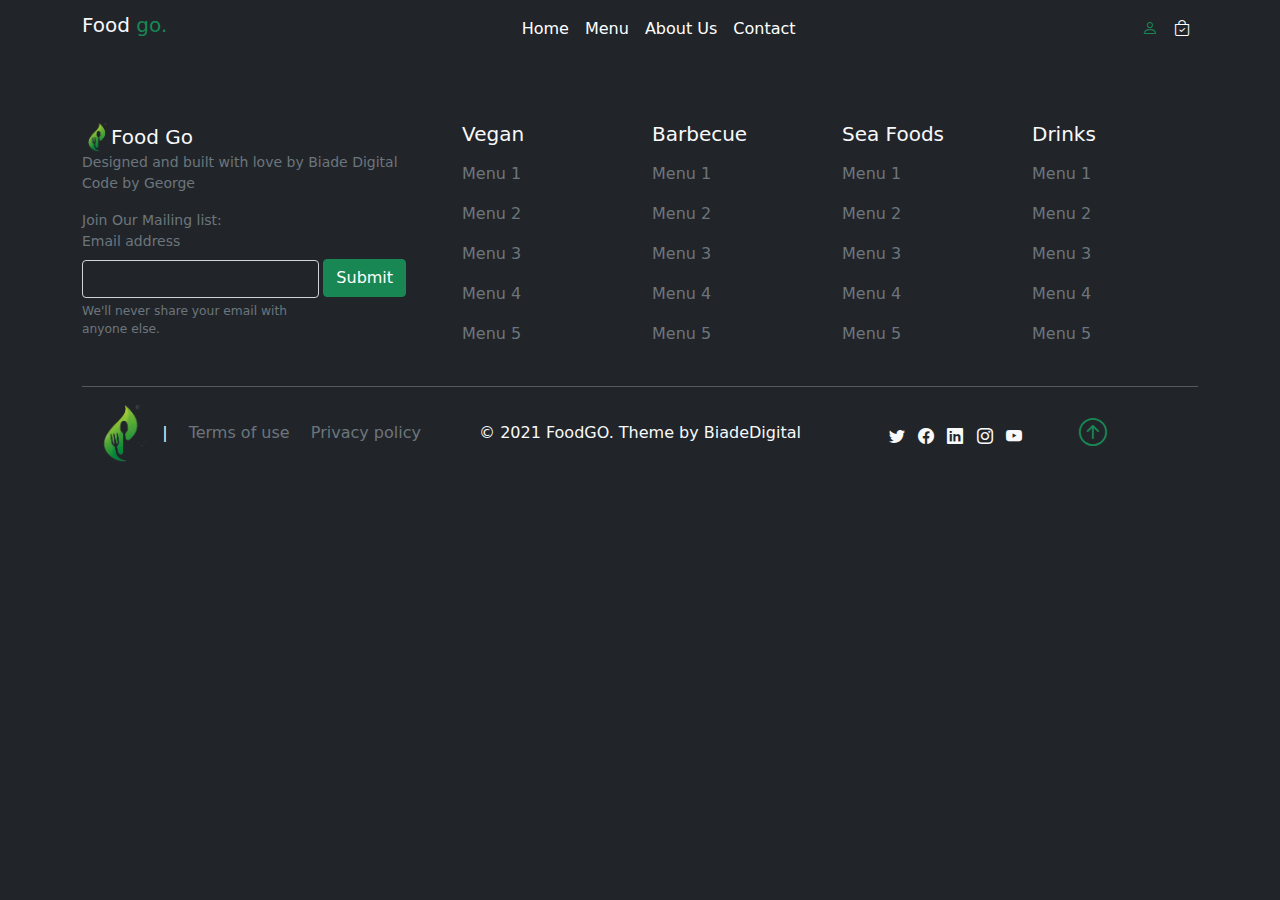
<file: product.html>
<!doctype html>
<html lang="en">
  <head>
    <!-- Required meta tags -->
    <meta charset="utf-8">
    <meta name="viewport" content="width=device-width, initial-scale=1">

    <!-- Favicon Icon -->
    <link rel="icon" type="image/png" href="assets/images/foodGO-icon.png">

    <!-- Bootstrap CDN CSS -->
    <link href="https://cdn.jsdelivr.net/npm/bootstrap@5.1.1/dist/css/bootstrap.min.css" rel="stylesheet" 
      integrity="sha384-F3w7mX95PdgyTmZZMECAngseQB83DfGTowi0iMjiWaeVhAn4FJkqJByhZMI3AhiU" crossorigin="anonymous"
    >

    <!-- Bootstrap CSS Offline -->
    <link rel="stylesheet" href="assets/css/vendors/bootstrap.min.css">

    <!-- Bootstrap Icon CDN -->
    <link rel="stylesheet" href="https://cdn.jsdelivr.net/npm/bootstrap-icons@1.5.0/font/bootstrap-icons.css">

    <!-- Custom Css -->
    <link rel="stylesheet" type="text/css" href="assets/css/main.css">

    <title>Food Go</title>
  </head>
  <body class="bg-dark text-light">
    
    <!-- Navbar -->
    <nav class="navbar navbar-expand-lg navbar-dark">
        <div class="container">
          <!-- Navbar Brand -->
          <a class="navbar-brand h1 text-light" href="index.html">
            Food
            <span class="text-success">
              go.
            </span>
          </a>
          <!-- Collapse Toggle -->
          <button class="navbar-toggler" type="button" data-bs-toggle="collapse" data-bs-target="#navbarNav" aria-controls="navbarNav" aria-expanded="false" aria-label="Toggle navigation">
            <span class="navbar-toggler-icon"></span>
          </button>
  
          <!-- Navbar menu -->
          <div class="navbar-collapse collapse"  id="navbarNav">
            <!-- Navbar List -->
            <ul class="navbar-nav flex-row flex-wrap pt-2 py-md-0 mx-lg-auto">
              <!-- Home Navbar -->
              <li class="nav-item col-6 col-lg-auto">
                <a class="nav-link"  href="index.html">
                  Home
                </a>
              </li>
              <!-- Menu Navbar -->
              <li class="nav-item col-6 col-lg-auto">
                <a class="nav-link" href="menu.html">
                  Menu
                </a>
              </li>
              <!-- About Us Navbar -->
              <li class="nav-item col-6 col-lg-auto">
                <a class="nav-link" href="about.html">
                  About Us
                </a>
              </li>
              <!-- Contact Navbar -->
              <li class="nav-item col-6 col-lg-auto">
                <a class="nav-link" href="contact.html">
                  Contact
                </a>
              </li>
            </ul>
  
            <!-- Line Breaker For md screen -->
            <hr class="text-white-50 d-md-block my-2">
  
            <!-- icon Navbar-->
            <ul class="navbar-nav flex-row flex-wrap pt-2 py-md-0">
              <!-- My Account -->
              <li class="nav-item col-6 col-lg-auto">
                <a href="account.html" aria-current="page" class="nav-link active">
                  <i class="bi bi-person"></i>
                  <small class="d-lg-none">
                    MyAccount
                  </small>
                </a>
              </li>
  
              <!-- My cart -->
              <li class="nav-item col-6 col-lg-auto">
                <a href="cart.html" class="nav-link">
                  <i class="bi bi-bag-check"></i>
                  <small class="d-lg-none">
                    Cart
                  </small>
                </a>
              </li>
            </ul>
          </div>
        </div>
    </nav>


    <main>


        
                
    </main>
    
    <!--Footer-->
    <section class="pt-5">
      <footer class="footer">
        <div class="container mt-3">
          <div class="row">
            <!-- Footer Brand -->
            <div class="col-12 col-lg-4">
              <!-- Footer Brand icon plus name-->
              <div class="d-flex">
                  <img src="assets/images/foodGO-icon.png"
                    alt="Footer-Logo" class="footer-icon img-fluid">
                  <span class="fs-5">
                    Food Go
                  </span>
              </div>

              <!-- Footer List Brand Details -->
              <ul class="text-muted small list-unstyled">
                  <!-- Brand About -->
                  <li class="mb-3">
                    Designed and built with love by <a href="https://biadedigital.com/" target="_blank" class="text-decoration-none text-muted">Biade Digital</a>
                    <br>Code by George</br> 
                  </li><!-- /Brand About -->
                  
                  <!-- Mailing List Section -->
                  <li class="mb-2">
                    <span>
                      Join Our Mailing list:
                    </span>
                    <!-- Form -->
                    <div class="d-flex">
                      <!-- Form Input -->
                      <div class="col-8">
                        <label for="exampleInputEmail1" class="form-label">Email address</label>
                        <input type="email" class="form-control" id="exampleInputEmail1" aria-describedby="emailHelp">
                        <div id="emailHelp" class="form-text">We'll never share your email with anyone else.</div>
                        <div class="invalid-feedback">
                          Your email is required.
                        </div>
                      </div>
                      <!-- Form Submit Button -->
                      <div class="col-2 ms-1 pt-1 mt-4">
                        <button type="submit" class="btn btn-success">
                          Submit
                        </button>
                      </div>
                    </div>  
                  </li><!-- /Mailing List Section -->
              </ul>
            </div>

            <!-- Footer List One -->
            <div class="col-6 col-lg-2 mb-3">
                <h5>
                  Vegan
                </h5>
                <ul class="text-decoration-none navbar-nav">
                  <li class="nav-item">
                    <a href="#" class="nav-link text-muted">Menu 1</a>
                  </li>
                  <li class="nav-item">
                    <a href="#" class="nav-link text-muted">Menu 2</a>
                  </li>
                  <li class="nav-item">
                    <a href="#" class="nav-link text-muted">Menu 3</a>
                  </li>
                  <li class="nav-item">
                    <a href="#" class="nav-link text-muted">Menu 4</a>
                  </li>
                  <li class="nav-item">
                    <a href="#" class="nav-link text-muted">Menu 5</a>
                  </li>
                </ul>
            </div><!-- /Footer List One -->

            <!-- Footer List Two -->
            <div class="col-6 col-lg-2 mb-3">
                <h5>
                  Barbecue
                </h5>
                <ul class="text-decoration-none navbar-nav">
                  <li class="nav-item">
                    <a href="#" class="nav-link text-muted">Menu 1</a>
                  </li>
                  <li class="nav-item">
                    <a href="#" class="nav-link text-muted">Menu 2</a>
                  </li>
                  <li class="nav-item">
                    <a href="#" class="nav-link text-muted">Menu 3</a>
                  </li>
                  <li class="nav-item">
                    <a href="#" class="nav-link text-muted">Menu 4</a>
                  </li>
                  <li class="nav-item">
                    <a href="#" class="nav-link text-muted">Menu 5</a>
                  </li>
                </ul>
            </div><!-- /Footer List Two -->

            <!-- Footer List Three -->
            <div class="col-6 col-lg-2 mb-3">
                <h5>
                  Sea Foods
                </h5>
                <ul class="text-decoration-none navbar-nav">
                  <li class="nav-item">
                    <a href="#" class="nav-link text-muted">Menu 1</a>
                  </li>
                  <li class="nav-item">
                    <a href="#" class="nav-link text-muted">Menu 2</a>
                  </li>
                  <li class="nav-item">
                    <a href="#" class="nav-link text-muted">Menu 3</a>
                  </li>
                  <li class="nav-item">
                    <a href="#" class="nav-link text-muted">Menu 4</a>
                  </li>
                  <li class="nav-item">
                    <a href="#" class="nav-link text-muted">Menu 5</a>
                  </li>
                </ul>
            </div><!-- /Footer List Three -->

            <!-- Footer List Four -->
            <div class="col-6 col-lg-2 mb-3">
                <h5>
                  Drinks
                </h5>
                <ul class="text-decoration-none navbar-nav">
                  <li class="nav-item">
                    <a href="#" class="nav-link text-muted">Menu 1</a>
                  </li>
                  <li class="nav-item">
                    <a href="#" class="nav-link text-muted">Menu 2</a>
                  </li>
                  <li class="nav-item">
                    <a href="#" class="nav-link text-muted">Menu 3</a>
                  </li>
                  <li class="nav-item">
                    <a href="#" class="nav-link text-muted">Menu 4</a>
                  </li>
                  <li class="nav-item">
                    <a href="#" class="nav-link text-muted">Menu 5</a>
                  </li>
                </ul>
            </div><!-- /Footer List Four -->
          </div>

          <!-- Line Breaker -->
          <hr class="text-dark-50">

          <!-- Bottom Footer -->
          <div class="row text-center">
            <!-- Footer Icon & Tc's -->
            <div class="col-12 col-md-6 col-lg-4 mb-3 ">
              <img src="assets/images/foodGO-icon.png"
               alt="Footer-Logo" class="bottom-footer-icon img-fluid">
              <span class="px-2">|</span>
              <a href="#" class="text-decoration-none text-muted px-2">Terms of use</a>
              <a href="#" class="text-decoration-none text-muted px-2">Privacy policy</a>
            </div>

            <!-- Copyright  -->
            <div class="col-12 col-md-6 col-lg-4 mb-3 align-self-center">
              <span>© 2021 FoodGO. <a href="https://www.biadedigital.com/" target="_blank" class="text-decoration-none text-light">Theme by BiadeDigital</a></span>
            </div><!-- Copyright  -->

            <!-- Social Icon -->
            <div class="col-12  col-lg-4 mb-3 align-self-center">
                
              <!-- Twitter Icon -->
              <a href="#" class="link-dark text-decoration-none">
                <i class="bi bi-twitter text-light mx-1"></i>
              </a>
                
              <!-- Facebook Icon -->
              <a href="#" class="link-dark text-decoration-none">
                <i class="bi bi-facebook text-light mx-1"></i>
              </a>
                
              <!-- Likendin Icon -->
              <a href="#" class="link-dark text-decoration-none">
                <i class="bi bi-linkedin text-light mx-1"></i>
              </a>
                
              <!-- Instagram Icon -->
              <a href="#" class="link-dark text-decoration-none">
                <i class="bi bi-instagram text-light mx-1"></i>
              </a>
                
              <!-- Youtube Icon -->
              <a href="#" class="link-dark text-decoration-none">
                <i class="bi bi-youtube text-light mx-1"></i>
              </a>
                 
              <!-- Scroll Up -->
              <a href="#" class="bottom-0 end-0 p-5">
                <i class="bi bi-arrow-up-circle text-success h3"></i>
              </a>
            </div><!-- Social Icon -->

          </div><!-- /Bottom Footer -->
        </div>
      </footer>
    </section>
   

    <!-- Bootstrap CDN JS -->

    <script src="https://cdn.jsdelivr.net/npm/@popperjs/core@2.9.3/dist/umd/popper.min.js" integrity="sha384-W8fXfP3gkOKtndU4JGtKDvXbO53Wy8SZCQHczT5FMiiqmQfUpWbYdTil/SxwZgAN" crossorigin="anonymous"></script>
    <script src="https://cdn.jsdelivr.net/npm/bootstrap@5.1.1/dist/js/bootstrap.min.js" integrity="sha384-skAcpIdS7UcVUC05LJ9Dxay8AXcDYfBJqt1CJ85S/CFujBsIzCIv+l9liuYLaMQ/" crossorigin="anonymous"></script>
    <script src="assets/js/form/form-validation.js"></script>
    <!-- Bootstrap JS Offline -->
    <!-- <script src="assets/js/vendors/bootstrap.min.js"></script> -->

    <!-- 
      Note You can't use two Bootsrap JS Kindly comment one out or delete 
      If your pc is not connected to internet kinly use the last Script 
      Failure to do that the navbar won't close after opening on md devices below
    -->



  </body>
</html>
</file>
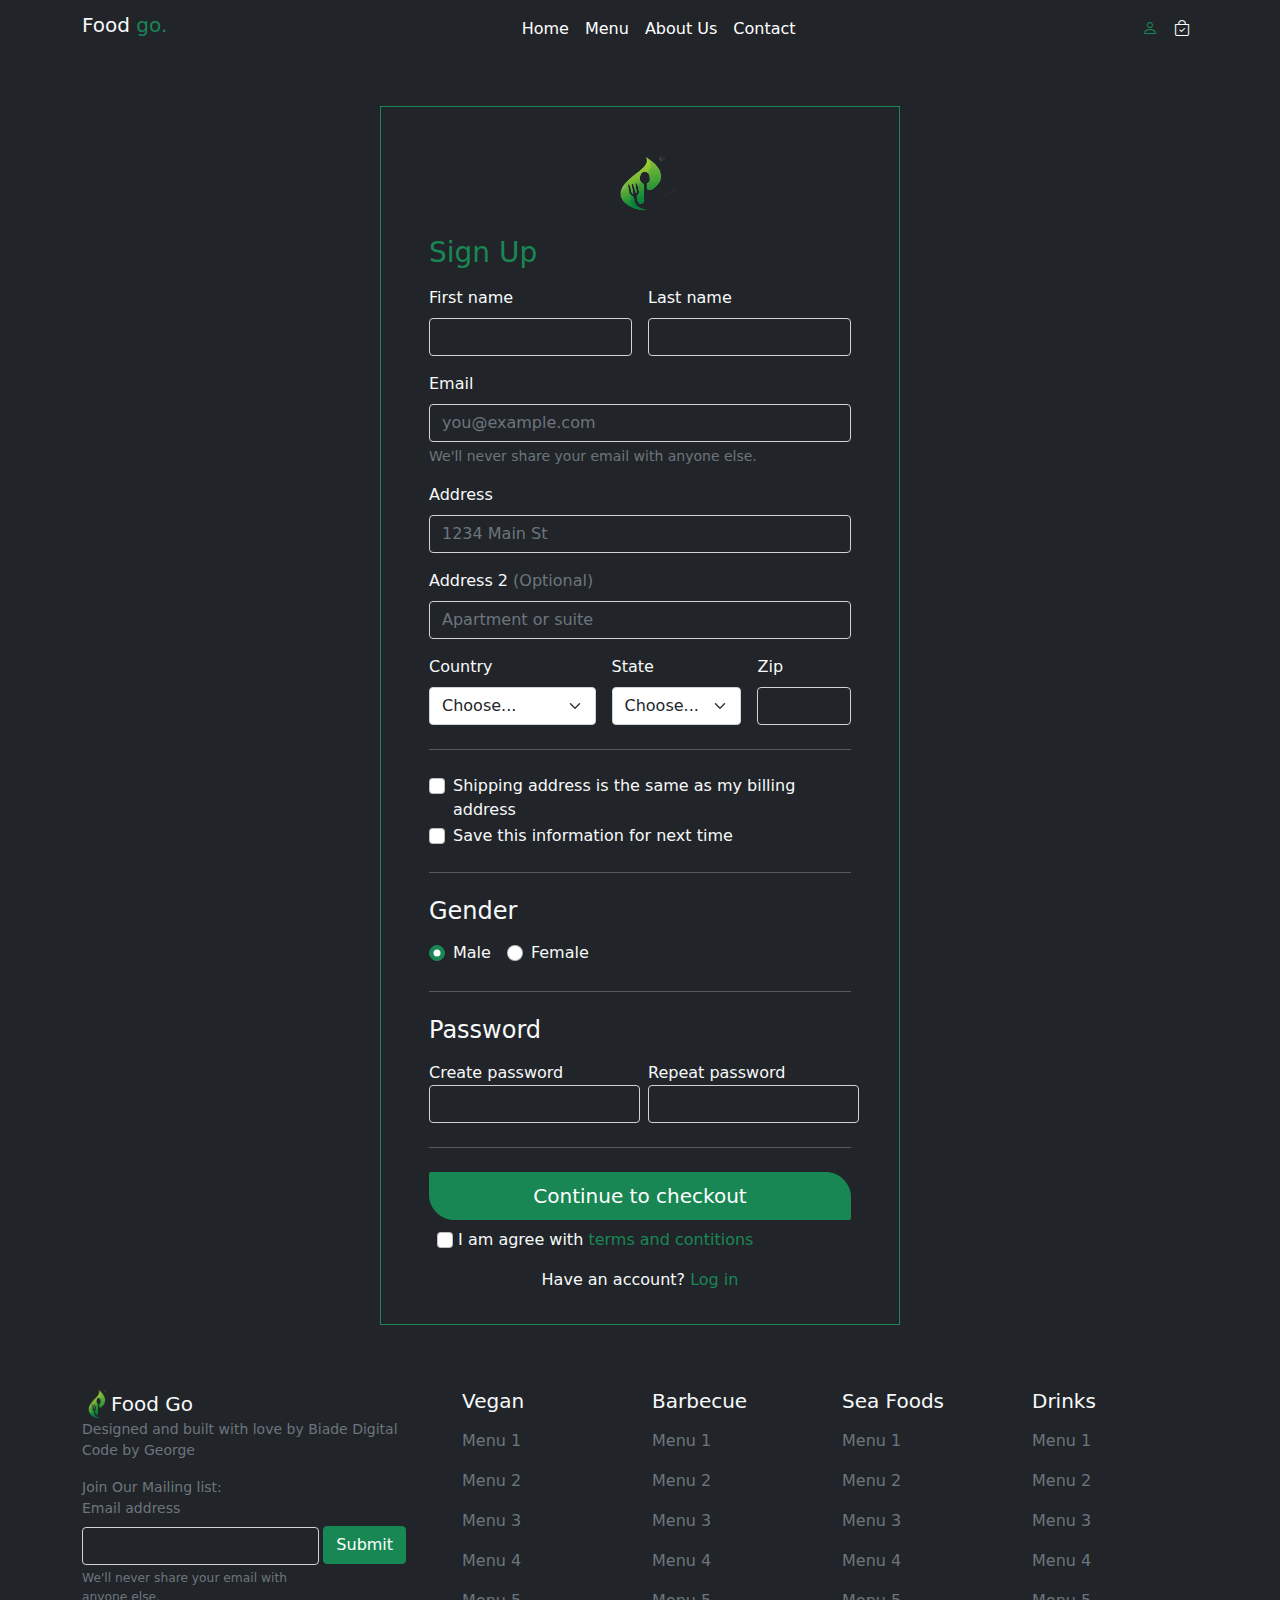
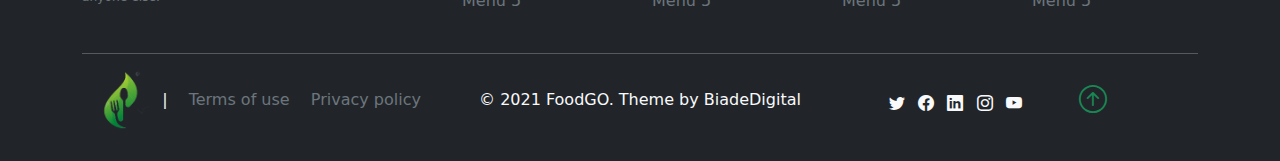
<file: register.html>
<!doctype html>
<html lang="en">
  <head>
    <!-- Required meta tags -->
    <meta charset="utf-8">
    <meta name="viewport" content="width=device-width, initial-scale=1">

    <!-- Favicon Icon -->
    <link rel="icon" type="image/png" href="assets/images/foodGO-icon.png">

    <!-- Bootstrap CDN CSS -->
    <link href="https://cdn.jsdelivr.net/npm/bootstrap@5.1.1/dist/css/bootstrap.min.css" rel="stylesheet" 
      integrity="sha384-F3w7mX95PdgyTmZZMECAngseQB83DfGTowi0iMjiWaeVhAn4FJkqJByhZMI3AhiU" crossorigin="anonymous"
    >

    <!-- Bootstrap CSS Offline -->
    <link rel="stylesheet" href="assets/css/vendors/bootstrap.min.css">

    <!-- Bootstrap Icon CDN -->
    <link rel="stylesheet" href="https://cdn.jsdelivr.net/npm/bootstrap-icons@1.5.0/font/bootstrap-icons.css">

    <!-- Custom Css -->
    <link rel="stylesheet" type="text/css" href="assets/css/main.css">

    <title>Food Go</title>
  </head>
  <body class="bg-dark text-light">
    
    <!-- Navbar -->
    <nav class="navbar navbar-expand-lg navbar-dark">
        <div class="container">
          <!-- Navbar Brand -->
          <a class="navbar-brand h1 text-light" href="index.html">
            Food
            <span class="text-success">
              go.
            </span>
          </a>
          <!-- Collapse Toggle -->
          <button class="navbar-toggler" type="button" data-bs-toggle="collapse" data-bs-target="#navbarNav" aria-controls="navbarNav" aria-expanded="false" aria-label="Toggle navigation">
            <span class="navbar-toggler-icon"></span>
          </button>
  
          <!-- Navbar menu -->
          <div class="navbar-collapse collapse"  id="navbarNav">
            <!-- Navbar List -->
            <ul class="navbar-nav flex-row flex-wrap pt-2 py-md-0 mx-lg-auto">
              <!-- Home Navbar -->
              <li class="nav-item col-6 col-lg-auto">
                <a class="nav-link"  href="index.html">
                  Home
                </a>
              </li>
              <!-- Menu Navbar -->
              <li class="nav-item col-6 col-lg-auto">
                <a class="nav-link" href="menu.html">
                  Menu
                </a>
              </li>
              <!-- About Us Navbar -->
              <li class="nav-item col-6 col-lg-auto">
                <a class="nav-link" href="about.html">
                  About Us
                </a>
              </li>
              <!-- Contact Navbar -->
              <li class="nav-item col-6 col-lg-auto">
                <a class="nav-link" href="contact.html">
                  Contact
                </a>
              </li>
            </ul>
  
            <!-- Line Breaker For md screen -->
            <hr class="text-white-50 d-md-block my-2">
  
            <!-- icon Navbar-->
            <ul class="navbar-nav flex-row flex-wrap pt-2 py-md-0">
              <!-- My Account -->
              <li class="nav-item col-6 col-lg-auto">
                <a href="#" aria-current="page" class="nav-link active">
                  <i class="bi bi-person"></i>
                  <small class="d-lg-none">
                    MyAccount
                  </small>
                </a>
              </li>
  
              <!-- My cart -->
              <li class="nav-item col-6 col-lg-auto">
                <a href="cart.html" class="nav-link">
                  <i class="bi bi-bag-check"></i>
                  <small class="d-lg-none">
                    Cart
                  </small>
                </a>
              </li>
            </ul>
          </div>
        </div>
    </nav>


    <main class="mx-auto mt-5" style="max-width:520px; margin-top:40px;">

        <form class="needs-validation border border-success px-5" novalidate>

            <div class="text-center mt-5">
                <img class="mb-4" src="assets/images/foodGO-icon.png" alt="" width="72" height="57">
                <h1 class="h3 mb-3 fw-normal text-success text-start">
                Sign Up
                </h1>
            </div>

            <div class="row g-3">
              <div class="col-sm-6">
                <label for="firstName" class="form-label">First name</label>
                <input type="text" class="form-control" id="firstName" placeholder="" value="" required>
                <div class="invalid-feedback">
                  Valid first name is required.
                </div>
              </div>
  
              <div class="col-sm-6">
                <label for="lastName" class="form-label">Last name</label>
                <input type="text" class="form-control" id="lastName" placeholder="" value="" required>
                <div class="invalid-feedback">
                  Valid last name is required.
                </div>
              </div>
  
              
  
              <div class="col-12">
                <label for="email" class="form-label">Email</label>
                <input type="email" class="form-control" id="email" placeholder="you@example.com">
                <div class="invalid-feedback">
                  Please enter a valid email address for shipping updates.
                </div>
                <div id="emailHelp" class="form-text">We'll never share your email with anyone else.</div>
              </div>
  
              <div class="col-12">
                <label for="address" class="form-label">Address</label>
                <input type="text" class="form-control" id="address" placeholder="1234 Main St" required>
                <div class="invalid-feedback">
                  Please enter your shipping address.
                </div>
              </div>
  
              <div class="col-12">
                <label for="address2" class="form-label">Address 2 <span class="text-muted">(Optional)</span></label>
                <input type="text" class="form-control" id="address2" placeholder="Apartment or suite">
              </div>
  
              <div class="col-md-5">
                <label for="country" class="form-label">Country</label>
                <select class="form-select" id="country" required>
                  <option value="">Choose...</option>
                  <option>United States</option>
                </select>
                <div class="invalid-feedback">
                  Please select a valid country.
                </div>
              </div>
  
              <div class="col-md-4">
                <label for="state" class="form-label">State</label>
                <select class="form-select" id="state" required>
                  <option value="">Choose...</option>
                  <option>California</option>
                </select>
                <div class="invalid-feedback">
                  Please provide a valid state.
                </div>
              </div>
  
              <div class="col-md-3">
                <label for="zip" class="form-label">Zip</label>
                <input type="text" class="form-control" id="zip" placeholder="" required>
                <div class="invalid-feedback">
                  Zip code required.
                </div>
              </div>
            </div>
  
            <hr class="my-4">
  
            <div class="form-check">
              <input type="checkbox" class="form-check-input" id="same-address">
              <label class="form-check-label" for="same-address">Shipping address is the same as my billing address</label>
            </div>
  
            <div class="form-check">
              <input type="checkbox" class="form-check-input" id="save-info">
              <label class="form-check-label" for="save-info">Save this information for next time</label>
            </div>
  
            <hr class="my-4">
  
            <h4 class="mb-3">Gender</h4>
  
            <div class="d-flex my-3">
              <div class="form-check">
                <input id="credit" name="paymentMethod" type="radio" class="form-check-input" checked required>
                <label class="form-check-label" for="credit">Male</label>
              </div>

              <div class="ms-3 form-check">
                <input id="debit" name="paymentMethod" type="radio" class="form-check-input" required>
                <label class="form-check-label" for="debit">Female</label>
              </div>
            </div>
  
            
            <hr class="my-4">
  
            <h4 class="mb-3">Password</h4>
  
            <div class="d-flex form-row">
                <div class="form-group col-md-6">
                    <label>Create password</label>
                    <input class="form-control" type="password">
                </div> <!-- form-group end.// --> 
                <div class="form-group col-md-6 ms-2">
                    <label>Repeat password</label>
                    <input class="form-control" type="password">
                </div> <!-- form-group end.// -->  
            </div>
  
            
            <hr class="my-4">
  
            <button class="w-100 btn btn-success btn-lg" type="submit">Continue to checkout</button>
            <div class="form-group mt-2 ms-2"> 
                <input type="checkbox" class="form-check-input" id="save-info">
                <label class="form-check-label" for="save-info">
                    I am agree with 
                    <a href="#" class="text-decoration-none text-success">terms and contitions</a>
                </label>
                
            </div>

            <div class="py-3 text-center">
                <p>Have an account?
                    <a href="account.html" class="text-decoration-none text-success">
                        Log in
                    </a>
                </p>
            </div>
        </form>

    </main>
    





    <!--Footer-->
    <section class="pt-5">
      <footer class="footer">
        <div class="container mt-3">
          <div class="row">
            <!-- Footer Brand -->
            <div class="col-12 col-lg-4">
              <!-- Footer Brand icon plus name-->
              <div class="d-flex">
                  <img src="assets/images/foodGO-icon.png"
                    alt="Footer-Logo" class="footer-icon img-fluid">
                  <span class="fs-5">
                    Food Go
                  </span>
              </div>

              <!-- Footer List Brand Details -->
              <ul class="text-muted small list-unstyled">
                  <!-- Brand About -->
                  <li class="mb-3">
                    Designed and built with love by <a href="https://biadedigital.com/" target="_blank" class="text-decoration-none text-muted">Biade Digital</a>
                    <br>Code by George</br> 
                  </li><!-- /Brand About -->
                  
                  <!-- Mailing List Section -->
                  <li class="mb-2">
                    <span>
                      Join Our Mailing list:
                    </span>
                    <!-- Form -->
                    <div class="d-flex">
                      <!-- Form Input -->
                      <div class="col-8">
                        <label for="exampleInputEmail1" class="form-label">Email address</label>
                        <input type="email" class="form-control" id="exampleInputEmail1" aria-describedby="emailHelp">
                        <div id="emailHelp" class="form-text">We'll never share your email with anyone else.</div>
                        <div class="invalid-feedback">
                          Your email is required.
                        </div>
                      </div>
                      <!-- Form Submit Button -->
                      <div class="col-2 ms-1 pt-1 mt-4">
                        <button type="submit" class="btn btn-success">
                          Submit
                        </button>
                      </div>
                    </div>  
                  </li><!-- /Mailing List Section -->
              </ul>
            </div>

            <!-- Footer List One -->
            <div class="col-6 col-lg-2 mb-3">
                <h5>
                  Vegan
                </h5>
                <ul class="text-decoration-none navbar-nav">
                  <li class="nav-item">
                    <a href="#" class="nav-link text-muted">Menu 1</a>
                  </li>
                  <li class="nav-item">
                    <a href="#" class="nav-link text-muted">Menu 2</a>
                  </li>
                  <li class="nav-item">
                    <a href="#" class="nav-link text-muted">Menu 3</a>
                  </li>
                  <li class="nav-item">
                    <a href="#" class="nav-link text-muted">Menu 4</a>
                  </li>
                  <li class="nav-item">
                    <a href="#" class="nav-link text-muted">Menu 5</a>
                  </li>
                </ul>
            </div><!-- /Footer List One -->

            <!-- Footer List Two -->
            <div class="col-6 col-lg-2 mb-3">
                <h5>
                  Barbecue
                </h5>
                <ul class="text-decoration-none navbar-nav">
                  <li class="nav-item">
                    <a href="#" class="nav-link text-muted">Menu 1</a>
                  </li>
                  <li class="nav-item">
                    <a href="#" class="nav-link text-muted">Menu 2</a>
                  </li>
                  <li class="nav-item">
                    <a href="#" class="nav-link text-muted">Menu 3</a>
                  </li>
                  <li class="nav-item">
                    <a href="#" class="nav-link text-muted">Menu 4</a>
                  </li>
                  <li class="nav-item">
                    <a href="#" class="nav-link text-muted">Menu 5</a>
                  </li>
                </ul>
            </div><!-- /Footer List Two -->

            <!-- Footer List Three -->
            <div class="col-6 col-lg-2 mb-3">
                <h5>
                  Sea Foods
                </h5>
                <ul class="text-decoration-none navbar-nav">
                  <li class="nav-item">
                    <a href="#" class="nav-link text-muted">Menu 1</a>
                  </li>
                  <li class="nav-item">
                    <a href="#" class="nav-link text-muted">Menu 2</a>
                  </li>
                  <li class="nav-item">
                    <a href="#" class="nav-link text-muted">Menu 3</a>
                  </li>
                  <li class="nav-item">
                    <a href="#" class="nav-link text-muted">Menu 4</a>
                  </li>
                  <li class="nav-item">
                    <a href="#" class="nav-link text-muted">Menu 5</a>
                  </li>
                </ul>
            </div><!-- /Footer List Three -->

            <!-- Footer List Four -->
            <div class="col-6 col-lg-2 mb-3">
                <h5>
                  Drinks
                </h5>
                <ul class="text-decoration-none navbar-nav">
                  <li class="nav-item">
                    <a href="#" class="nav-link text-muted">Menu 1</a>
                  </li>
                  <li class="nav-item">
                    <a href="#" class="nav-link text-muted">Menu 2</a>
                  </li>
                  <li class="nav-item">
                    <a href="#" class="nav-link text-muted">Menu 3</a>
                  </li>
                  <li class="nav-item">
                    <a href="#" class="nav-link text-muted">Menu 4</a>
                  </li>
                  <li class="nav-item">
                    <a href="#" class="nav-link text-muted">Menu 5</a>
                  </li>
                </ul>
            </div><!-- /Footer List Four -->
          </div>

          <!-- Line Breaker -->
          <hr class="text-dark-50">

          <!-- Bottom Footer -->
          <div class="row text-center">
            <!-- Footer Icon & Tc's -->
            <div class="col-12 col-md-6 col-lg-4 mb-3 ">
              <img src="assets/images/foodGO-icon.png"
               alt="Footer-Logo" class="bottom-footer-icon img-fluid">
              <span class="px-2">|</span>
              <a href="#" class="text-decoration-none text-muted px-2">Terms of use</a>
              <a href="#" class="text-decoration-none text-muted px-2">Privacy policy</a>
            </div>

            <!-- Copyright  -->
            <div class="col-12 col-md-6 col-lg-4 mb-3 align-self-center">
              <span>© 2021 FoodGO. <a href="https://www.biadedigital.com/" target="_blank" class="text-decoration-none text-light">Theme by BiadeDigital</a></span>
            </div><!-- Copyright  -->

            <!-- Social Icon -->
            <div class="col-12  col-lg-4 mb-3 align-self-center">
                
              <!-- Twitter Icon -->
              <a href="#" class="link-dark text-decoration-none">
                <i class="bi bi-twitter text-light mx-1"></i>
              </a>
                
              <!-- Facebook Icon -->
              <a href="#" class="link-dark text-decoration-none">
                <i class="bi bi-facebook text-light mx-1"></i>
              </a>
                
              <!-- Likendin Icon -->
              <a href="#" class="link-dark text-decoration-none">
                <i class="bi bi-linkedin text-light mx-1"></i>
              </a>
                
              <!-- Instagram Icon -->
              <a href="#" class="link-dark text-decoration-none">
                <i class="bi bi-instagram text-light mx-1"></i>
              </a>
                
              <!-- Youtube Icon -->
              <a href="#" class="link-dark text-decoration-none">
                <i class="bi bi-youtube text-light mx-1"></i>
              </a>
                 
              <!-- Scroll Up -->
              <a href="#" class="bottom-0 end-0 p-5">
                <i class="bi bi-arrow-up-circle text-success h3"></i>
              </a>
            </div><!-- Social Icon -->

          </div><!-- /Bottom Footer -->
        </div>
      </footer>
    </section>
   

    <!-- Bootstrap CDN JS -->

    <script src="https://cdn.jsdelivr.net/npm/@popperjs/core@2.9.3/dist/umd/popper.min.js" integrity="sha384-W8fXfP3gkOKtndU4JGtKDvXbO53Wy8SZCQHczT5FMiiqmQfUpWbYdTil/SxwZgAN" crossorigin="anonymous"></script>
    <script src="https://cdn.jsdelivr.net/npm/bootstrap@5.1.1/dist/js/bootstrap.min.js" integrity="sha384-skAcpIdS7UcVUC05LJ9Dxay8AXcDYfBJqt1CJ85S/CFujBsIzCIv+l9liuYLaMQ/" crossorigin="anonymous"></script>
    <script src="assets/js/form/form-validation.js"></script>
    <!-- Bootstrap JS Offline -->
    <!-- <script src="assets/js/vendors/bootstrap.min.js"></script> -->

    <!-- 
      Note You can't use two Bootsrap JS Kindly comment one out or delete 
      If your pc is not connected to internet kinly use the last Script 
      Failure to do that the navbar won't close after opening on md devices below
    -->

  </body>
</html>
</file>
<file: assets/css/main.css>
/* =============== Theme Details =============== */
/*
Theme Name: FoodGo
Theme URI: https://biadedigital.com/
Author: George 
Author URI: https://biadedigital.com/
Description: FoodGO is designed built with love by Biade Digital with the help of @iris on twitter for the web design.
Tags: Food, 
Version: 1.0
License: GNU General Public License v2 or later
License URI: http://www.gnu.org/licenses/gpl-2.0.html
This theme, FoodGO, is licensed under the GPL.
Use it to make something cool, have fun, and share what you've learned with others.
*/

/* main.css */

/* ============== Vendors Css ============== */

@import 'vendors/bootstrap.min.css';

/* ============== End of Vendors Css ============== */

/* ============== Base Css ============== */

@import 'base/reset.css';

/* ============== End of Base Css ============== */

/* ============== Layout Css ============== */

@import 'layout/navbar.css';
@import 'layout/scrollbar.css';
@import 'layout/footer.css';

/* ============== End of Layout Css ============== */

/* ============== Components Css ============== */

@import 'components/accordion.css';
@import 'components/banner.css';
@import 'components/button.css';
@import 'components/card.css';
@import 'components/carousel.css';
@import 'components/color.css';
@import 'components/form.css';
@import 'components/listgroup.css';
@import 'components/page.css';

/* ============== End of Components Css ============== */

/* ============== Pages Css ============== */

@import 'pages/home.css';
@import 'pages/menu.css';
@import 'pages/contact.css';
@import 'pages/login.css';

/* ============== End of Pages Css ============== */
</file>
